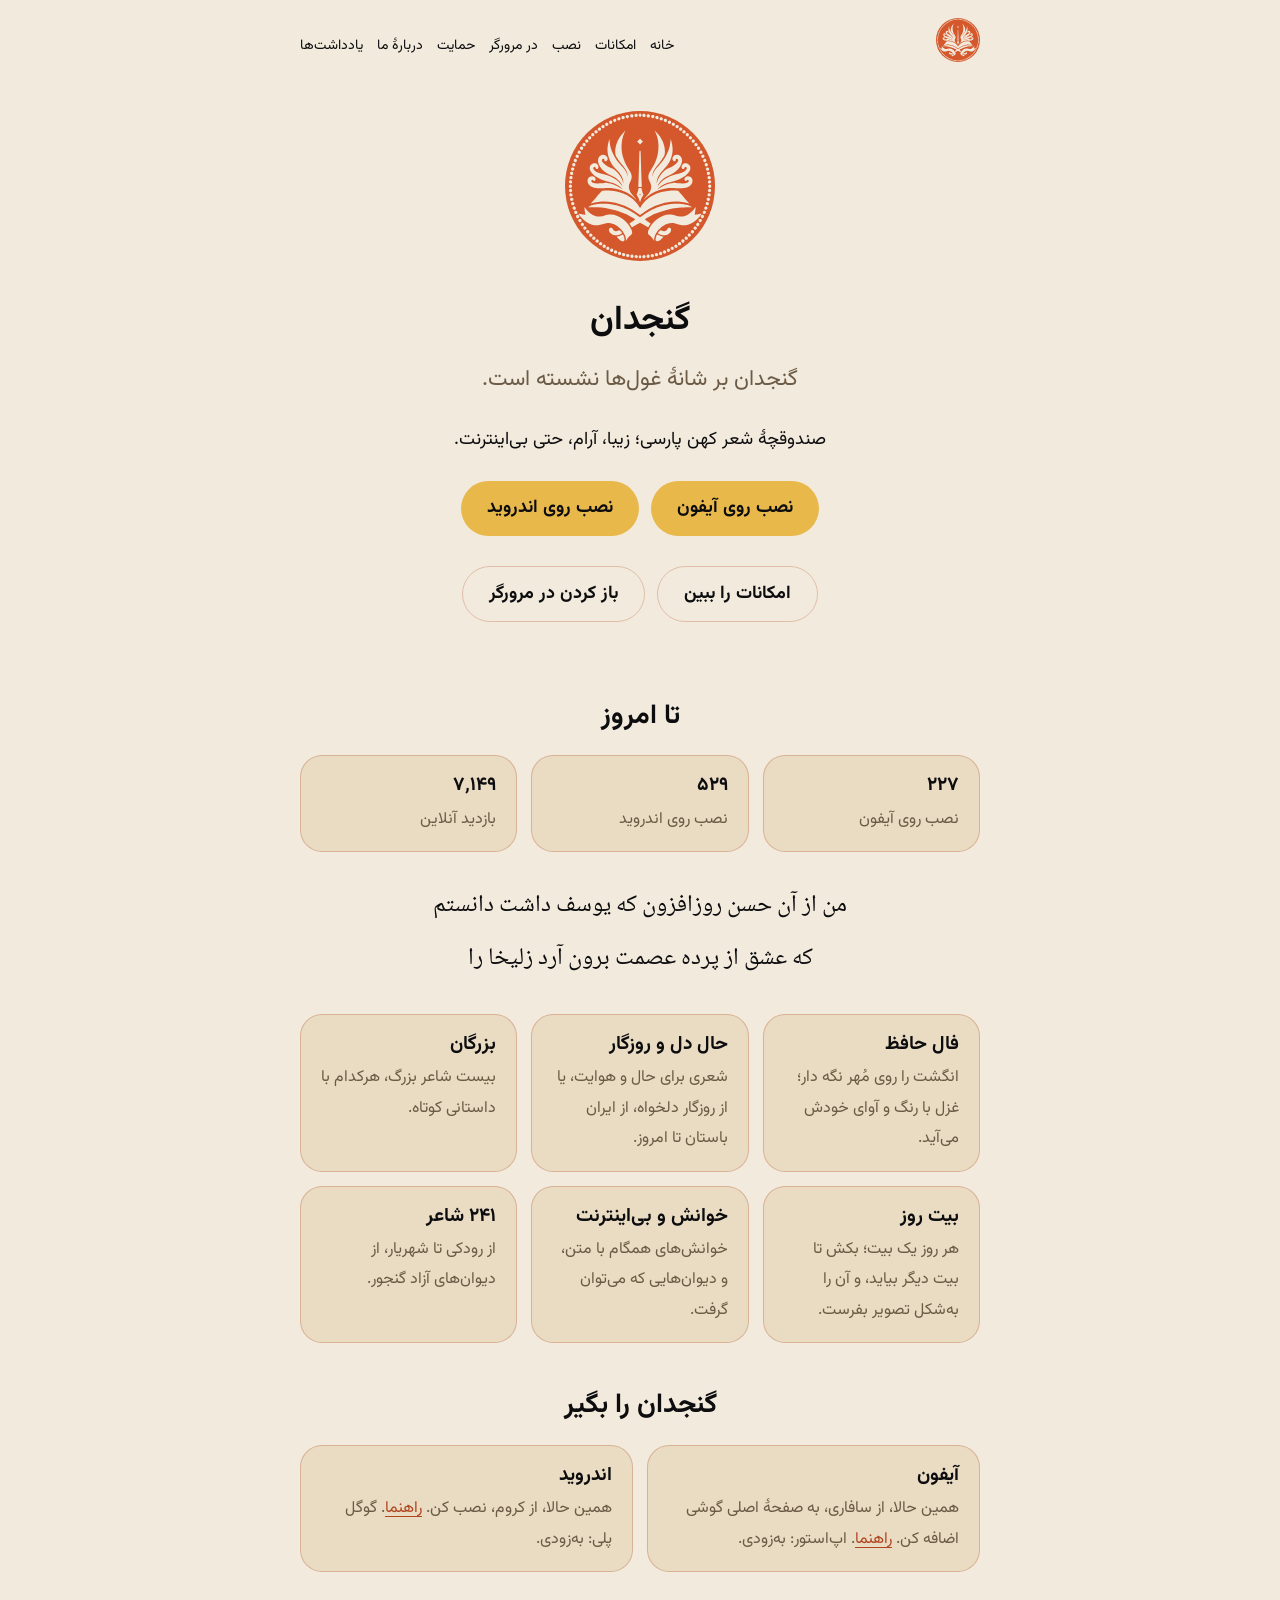
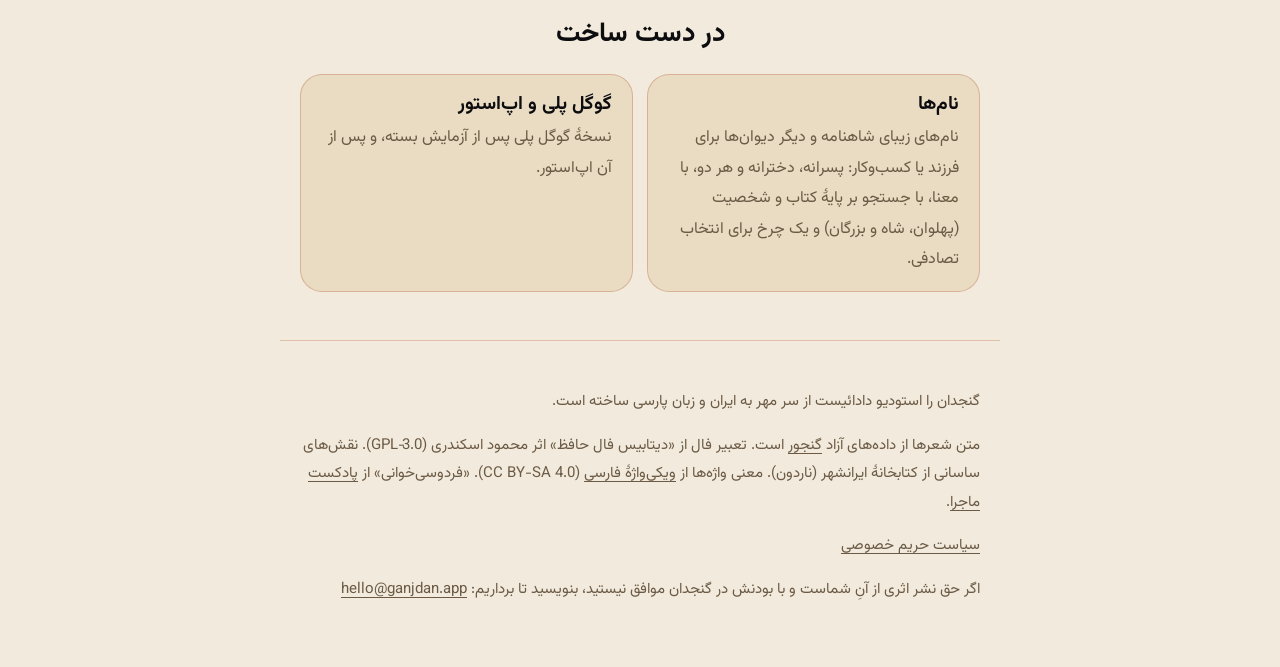
<file: index.html>
<!doctype html>
<html lang="fa" dir="rtl">
<head>
<meta charset="utf-8">
<meta name="viewport" content="width=device-width, initial-scale=1">
<title>گنجدان | صندوقچهٔ شعر کهن پارسی</title>
<meta name="description" content="صندوقچهٔ شعر کهن پارسی؛ زیبا، آرام، حتی بی‌اینترنت.">
<meta property="og:title" content="گنجدان">
<meta property="og:description" content="صندوقچهٔ شعر کهن پارسی؛ زیبا، آرام، حتی بی‌اینترنت.">
<meta property="og:image" content="https://ganjdan.app/img/icon-192.png">
<link rel="icon" href="img/icon-192.png">
<link rel="stylesheet" href="style.css">
</head>
<body>
<header>
  <a href="./" aria-label="گنجدان"><img src="img/mark.svg" alt="گنجدان"></a>
  <nav><a href="./">خانه</a><a href="features.html">امکانات</a><a href="install.html">نصب</a><a href="https://ganjdan.app/ganjdan-web/">در مرورگر</a><a href="support.html">حمایت</a><a href="about.html">دربارهٔ ما</a><a href="blog/">یادداشت‌ها</a></nav>
</header>
<main>

<section class="hero">
  <img class="big" src="img/mark.svg" alt="">
  <h1>گنجدان</h1>
  <p class="lead">گنجدان بر شانهٔ غول‌ها نشسته است.</p>
  <p>صندوقچهٔ شعر کهن پارسی؛ زیبا، آرام، حتی بی‌اینترنت.</p>
  <p><a class="btn" href="install.html#iphone">نصب روی آیفون</a><a class="btn" href="install.html#android">نصب روی اندروید</a></p>
  <p><a class="btn ghost" href="features.html">امکانات را ببین</a><a class="btn ghost" href="https://ganjdan.app/ganjdan-web/">باز کردن در مرورگر</a></p>
</section>
<h2 id="stats" style="text-align:center">تا امروز</h2>
<div class="grid">
  <div class="card"><h3 id="st-iphone">۲۲۷</h3><p>نصب روی آیفون</p></div>
  <div class="card"><h3 id="st-android">۵۲۹</h3><p>نصب روی اندروید</p></div>
  <div class="card"><h3 id="st-online">۷٬۱۴۹</h3><p>بازدید آنلاین</p></div>
</div>
<script>
// Live, exact counts from GoatCounter. Installs: first home-screen launch per device; online: site pages + the
// web app opened in a browser (both counted by tools/deploy-web.sh and this page). A count that can't be read stays "…".
(() => {
  const gc = (p) => fetch('https://mrkamyar.goatcounter.com/counter/' + p + '.json')
    .then((r) => (r.status === 404 ? { count: '0' } : r.json()))
    .then((j) => Number(String(j.count).replace(/\D/g, '')));
  const show = (id, ...paths) => Promise.all(paths.map(gc))
    .then((ns) => { document.getElementById(id).textContent = ns.reduce((a, b) => a + b, 0).toLocaleString('fa-IR'); }, () => {});
  show('st-iphone', 'install-iphone');
  show('st-android', 'install-android'); // shortcut: Google Play installs not included, add them once the app is on Play
  show('st-online', 'site', 'app');
})();
</script>
<p class="beyt">من از آن حسن روزافزون که یوسف داشت دانستم<br>که عشق از پرده عصمت برون آرد زلیخا را</p>
<div class="grid">
  <div class="card"><h3>فال حافظ</h3><p>انگشت را روی مُهر نگه دار؛ غزل با رنگ و آوای خودش می‌آید.</p></div>
  <div class="card"><h3>حال دل و روزگار</h3><p>شعری برای حال و هوایت، یا از روزگار دلخواه، از ایران باستان تا امروز.</p></div>
  <div class="card"><h3>بزرگان</h3><p>بیست شاعر بزرگ، هرکدام با داستانی کوتاه.</p></div>
  <div class="card"><h3>بیت روز</h3><p>هر روز یک بیت؛ بکش تا بیت دیگر بیاید، و آن را به‌شکل تصویر بفرست.</p></div>
  <div class="card"><h3>خوانش و بی‌اینترنت</h3><p>خوانش‌های همگام با متن، و دیوان‌هایی که می‌توان گرفت.</p></div>
  <div class="card"><h3>۲۴۱ شاعر</h3><p>از رودکی تا شهریار، از دیوان‌های آزاد گنجور.</p></div>
</div>
<h2 id="get" style="text-align:center">گنجدان را بگیر</h2>
<div class="grid">
  <div class="card"><h3>آیفون</h3><p>همین حالا، از سافاری، به صفحهٔ اصلی گوشی اضافه کن. <a href="install.html#iphone">راهنما</a>. اپ‌استور: به‌زودی.</p></div>
  <div class="card"><h3>اندروید</h3><p>همین حالا، از کروم، نصب کن. <a href="install.html#android">راهنما</a>. گوگل پلی: به‌زودی.</p></div>
</div>
<h2 id="soon" style="text-align:center">در دست ساخت</h2>
<div class="grid">
  <div class="card"><h3>نام‌ها</h3><p>نام‌های زیبای شاهنامه و دیگر دیوان‌ها برای فرزند یا کسب‌وکار: پسرانه، دخترانه و هر دو، با معنا، با جستجو بر پایهٔ کتاب و شخصیت (پهلوان، شاه و بزرگان) و یک چرخ برای انتخاب تصادفی.</p></div>
  <div class="card"><h3>گوگل پلی و اپ‌استور</h3><p>نسخهٔ گوگل پلی پس از آزمایش بسته، و پس از آن اپ‌استور.</p></div>
</div>

</main>
<footer>
  <p>گنجدان را استودیو دادائیست از سر مهر به ایران و زبان پارسی ساخته است.</p>
  <p>متن شعرها از داده‌های آزاد <a href="https://ganjoor.net">گنجور</a> است. تعبیر فال از «دیتابیس فال حافظ» اثر محمود اسکندری (GPL‑3.0). نقش‌های ساسانی از کتابخانهٔ ایرانشهر (ناردون). معنی واژه‌ها از <a href="https://fa.wiktionary.org">ویکی‌واژهٔ فارسی</a> (CC BY-SA 4.0). «فردوسی‌خوانی» از <a href="https://majera.xyz/podcasts/ferdowsikhani/">پادکست ماجرا</a>.</p>
  <p><a href="privacy.html">سیاست حریم خصوصی</a></p>
  <p>اگر حق نشر اثری از آنِ شماست و با بودنش در گنجدان موافق نیستید، بنویسید تا برداریم: <a href="mailto:hello@ganjdan.app">hello@ganjdan.app</a></p>
</footer>
<script>window.goatcounter = { path: 'site', title: location.pathname };</script>
<script data-goatcounter="https://mrkamyar.goatcounter.com/count" async src="https://gc.zgo.at/count.js"></script>
</body>
</html>
</file>
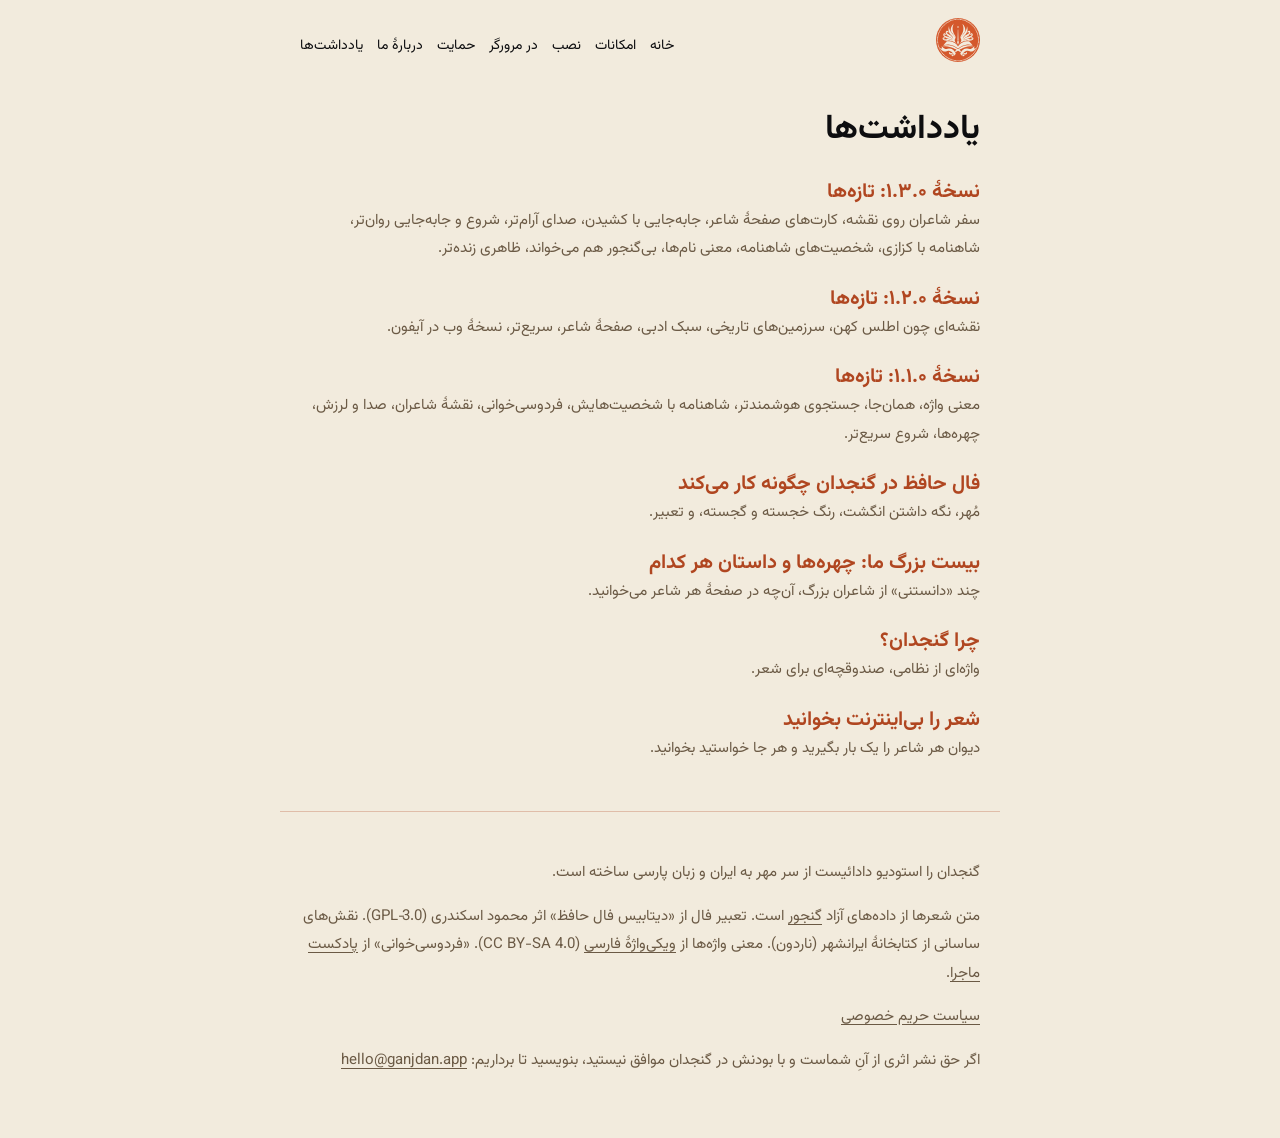
<file: blog/index.html>
<!doctype html>
<html lang="fa" dir="rtl">
<head>
<meta charset="utf-8">
<meta name="viewport" content="width=device-width, initial-scale=1">
<title>یادداشت‌ها | گنجدان</title>
<meta name="description" content="یادداشت‌های گنجدان.">
<meta property="og:title" content="یادداشت‌ها">
<meta property="og:description" content="یادداشت‌های گنجدان.">
<meta property="og:image" content="https://ganjdan.app/img/icon-192.png">
<link rel="icon" href="../img/icon-192.png">
<link rel="stylesheet" href="../style.css">
</head>
<body>
<header>
  <a href="../" aria-label="گنجدان"><img src="../img/mark.svg" alt="گنجدان"></a>
  <nav><a href="../">خانه</a><a href="../features.html">امکانات</a><a href="../install.html">نصب</a><a href="https://ganjdan.app/ganjdan-web/">در مرورگر</a><a href="../support.html">حمایت</a><a href="../about.html">دربارهٔ ما</a><a href="../blog/">یادداشت‌ها</a></nav>
</header>
<main>

<h1>یادداشت‌ها</h1>
<ul class="posts">
<li><a href="noskhe-1-3.html">نسخهٔ ۱.۳.۰: تازه‌ها</a><div class="post-meta">سفر شاعران روی نقشه، کارت‌های صفحهٔ شاعر، جابه‌جایی با کشیدن، صدای آرام‌تر، شروع و جابه‌جایی روان‌تر، شاهنامه با کزازی، شخصیت‌های شاهنامه، معنی نام‌ها، بی‌گنجور هم می‌خواند، ظاهری زنده‌تر.</div></li>
<li><a href="noskhe-1-2.html">نسخهٔ ۱.۲.۰: تازه‌ها</a><div class="post-meta">نقشه‌ای چون اطلس کهن، سرزمین‌های تاریخی، سبک ادبی، صفحهٔ شاعر، سریع‌تر، نسخهٔ وب در آیفون.</div></li>
<li><a href="noskhe-1-1.html">نسخهٔ ۱.۱.۰: تازه‌ها</a><div class="post-meta">معنی واژه، همان‌جا، جستجوی هوشمندتر، شاهنامه با شخصیت‌هایش، فردوسی‌خوانی، نقشهٔ شاعران، صدا و لرزش، چهره‌ها، شروع سریع‌تر.</div></li>
<li><a href="fal-hafez.html">فال حافظ در گنجدان چگونه کار می‌کند</a><div class="post-meta">مُهر، نگه داشتن انگشت، رنگ خجسته و گجسته، و تعبیر.</div></li>
<li><a href="bist-bozorg.html">بیست بزرگ ما: چهره‌ها و داستان هر کدام</a><div class="post-meta">چند «دانستنی» از شاعران بزرگ، آن‌چه در صفحهٔ هر شاعر می‌خوانید.</div></li>
<li><a href="chera-ganjdan.html">چرا گنجدان؟</a><div class="post-meta">واژه‌ای از نظامی، صندوقچه‌ای برای شعر.</div></li>
<li><a href="bi-internet.html">شعر را بی‌اینترنت بخوانید</a><div class="post-meta">دیوان هر شاعر را یک بار بگیرید و هر جا خواستید بخوانید.</div></li>
</ul>
</main>
<footer>
  <p>گنجدان را استودیو دادائیست از سر مهر به ایران و زبان پارسی ساخته است.</p>
  <p>متن شعرها از داده‌های آزاد <a href="https://ganjoor.net">گنجور</a> است. تعبیر فال از «دیتابیس فال حافظ» اثر محمود اسکندری (GPL‑3.0). نقش‌های ساسانی از کتابخانهٔ ایرانشهر (ناردون). معنی واژه‌ها از <a href="https://fa.wiktionary.org">ویکی‌واژهٔ فارسی</a> (CC BY-SA 4.0). «فردوسی‌خوانی» از <a href="https://majera.xyz/podcasts/ferdowsikhani/">پادکست ماجرا</a>.</p>
  <p><a href="../privacy.html">سیاست حریم خصوصی</a></p>
  <p>اگر حق نشر اثری از آنِ شماست و با بودنش در گنجدان موافق نیستید، بنویسید تا برداریم: <a href="mailto:hello@ganjdan.app">hello@ganjdan.app</a></p>
</footer>
<script>window.goatcounter = { path: 'site', title: location.pathname };</script>
<script data-goatcounter="https://mrkamyar.goatcounter.com/count" async src="https://gc.zgo.at/count.js"></script>
</body>
</html>
</file>
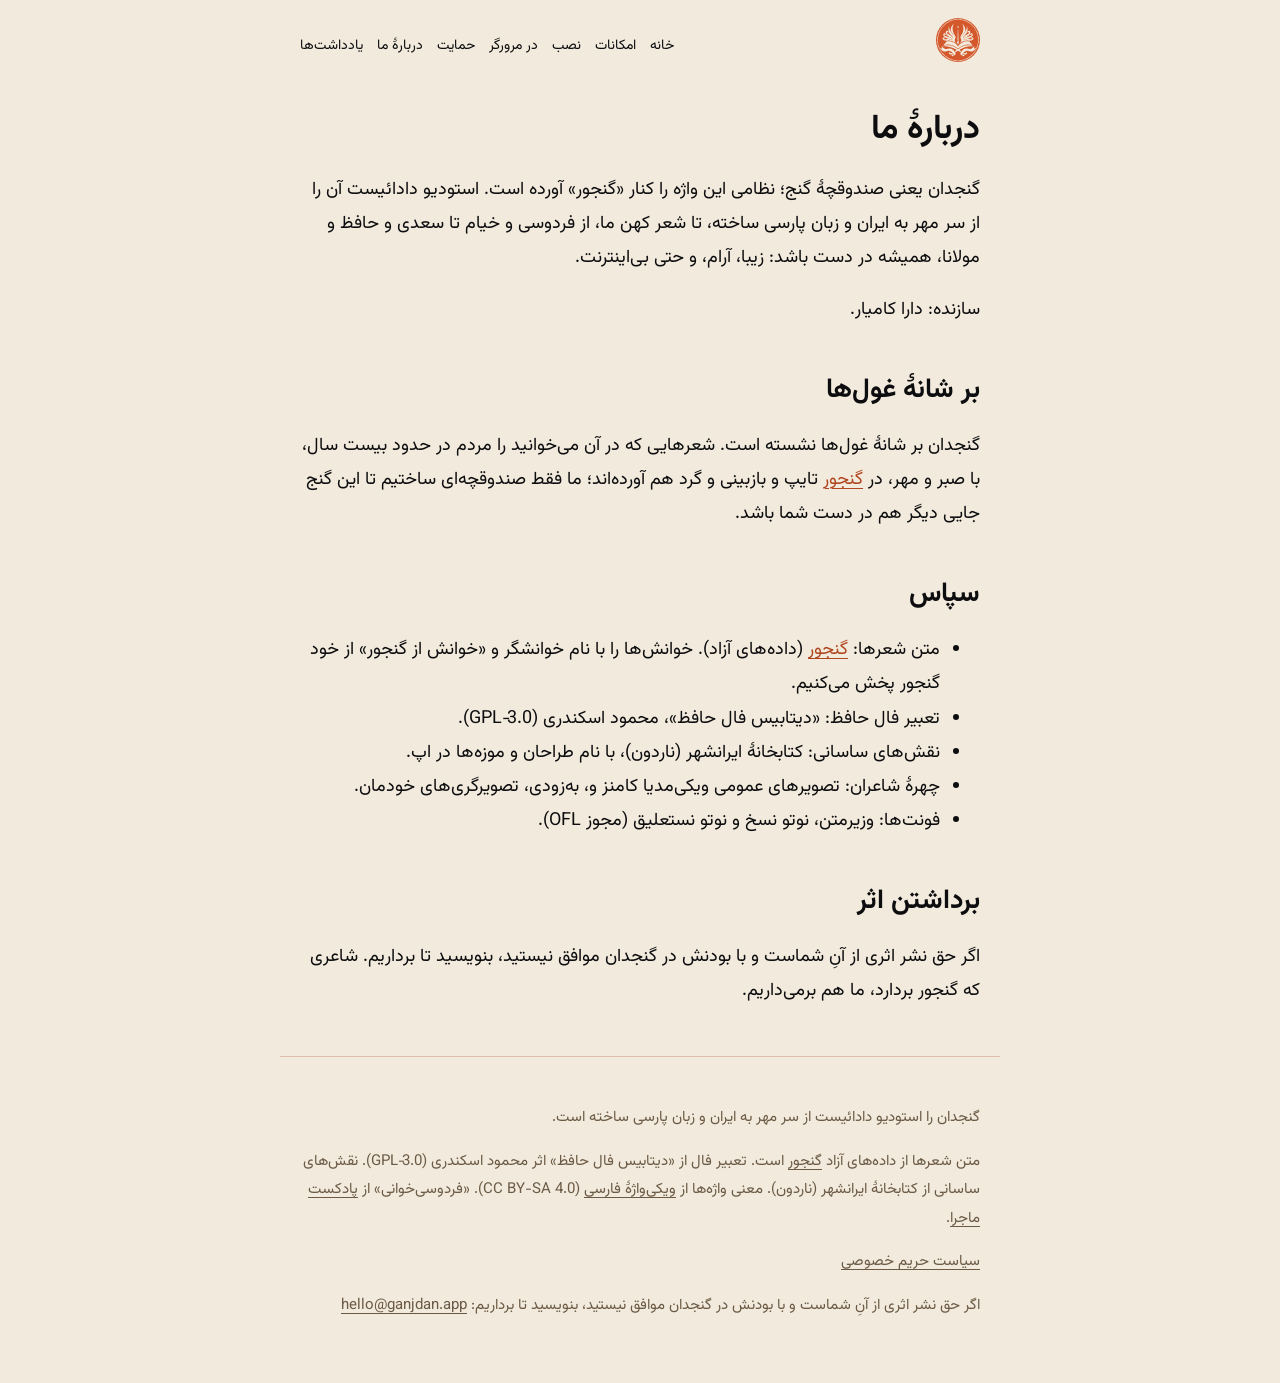
<file: about.html>
<!doctype html>
<html lang="fa" dir="rtl">
<head>
<meta charset="utf-8">
<meta name="viewport" content="width=device-width, initial-scale=1">
<title>دربارهٔ ما | گنجدان</title>
<meta name="description" content="گنجدان را استودیو دادائیست از سر مهر به ایران ساخته است.">
<meta property="og:title" content="دربارهٔ ما">
<meta property="og:description" content="گنجدان را استودیو دادائیست از سر مهر به ایران ساخته است.">
<meta property="og:image" content="https://ganjdan.app/img/icon-192.png">
<link rel="icon" href="img/icon-192.png">
<link rel="stylesheet" href="style.css">
</head>
<body>
<header>
  <a href="./" aria-label="گنجدان"><img src="img/mark.svg" alt="گنجدان"></a>
  <nav><a href="./">خانه</a><a href="features.html">امکانات</a><a href="install.html">نصب</a><a href="https://ganjdan.app/ganjdan-web/">در مرورگر</a><a href="support.html">حمایت</a><a href="about.html">دربارهٔ ما</a><a href="blog/">یادداشت‌ها</a></nav>
</header>
<main>

<h1>دربارهٔ ما</h1>
<p>گنجدان یعنی صندوقچهٔ گنج؛ نظامی این واژه را کنار «گنجور» آورده است. استودیو دادائیست آن را از سر مهر به ایران و زبان پارسی ساخته، تا شعر کهن ما، از فردوسی و خیام تا سعدی و حافظ و مولانا، همیشه در دست باشد: زیبا، آرام، و حتی بی‌اینترنت.</p>
<p>سازنده: دارا کامیار.</p>
<h2>بر شانهٔ غول‌ها</h2>
<p>گنجدان بر شانهٔ غول‌ها نشسته است. شعرهایی که در آن می‌خوانید را مردم در حدود بیست سال، با صبر و مهر، در <a href="https://ganjoor.net">گنجور</a> تایپ و بازبینی و گرد هم آورده‌اند؛ ما فقط صندوقچه‌ای ساختیم تا این گنج جایی دیگر هم در دست شما باشد.</p>
<h2>سپاس</h2>
<ul>
<li>متن شعرها: <a href="https://ganjoor.net">گنجور</a> (داده‌های آزاد). خوانش‌ها را با نام خوانشگر و «خوانش از گنجور» از خود گنجور پخش می‌کنیم.</li>
<li>تعبیر فال حافظ: «دیتابیس فال حافظ»، محمود اسکندری (GPL‑3.0).</li>
<li>نقش‌های ساسانی: کتابخانهٔ ایرانشهر (ناردون)، با نام طراحان و موزه‌ها در اپ.</li>
<li>چهرهٔ شاعران: تصویرهای عمومی ویکی‌مدیا کامنز و، به‌زودی، تصویرگری‌های خودمان.</li>
<li>فونت‌ها: وزیرمتن، نوتو نسخ و نوتو نستعلیق (مجوز OFL).</li>
</ul>
<h2>برداشتن اثر</h2>
<p>اگر حق نشر اثری از آنِ شماست و با بودنش در گنجدان موافق نیستید، بنویسید تا برداریم. شاعری که گنجور بردارد، ما هم برمی‌داریم.</p>
</main>
<footer>
  <p>گنجدان را استودیو دادائیست از سر مهر به ایران و زبان پارسی ساخته است.</p>
  <p>متن شعرها از داده‌های آزاد <a href="https://ganjoor.net">گنجور</a> است. تعبیر فال از «دیتابیس فال حافظ» اثر محمود اسکندری (GPL‑3.0). نقش‌های ساسانی از کتابخانهٔ ایرانشهر (ناردون). معنی واژه‌ها از <a href="https://fa.wiktionary.org">ویکی‌واژهٔ فارسی</a> (CC BY-SA 4.0). «فردوسی‌خوانی» از <a href="https://majera.xyz/podcasts/ferdowsikhani/">پادکست ماجرا</a>.</p>
  <p><a href="privacy.html">سیاست حریم خصوصی</a></p>
  <p>اگر حق نشر اثری از آنِ شماست و با بودنش در گنجدان موافق نیستید، بنویسید تا برداریم: <a href="mailto:hello@ganjdan.app">hello@ganjdan.app</a></p>
</footer>
<script>window.goatcounter = { path: 'site', title: location.pathname };</script>
<script data-goatcounter="https://mrkamyar.goatcounter.com/count" async src="https://gc.zgo.at/count.js"></script>
</body>
</html>
</file>
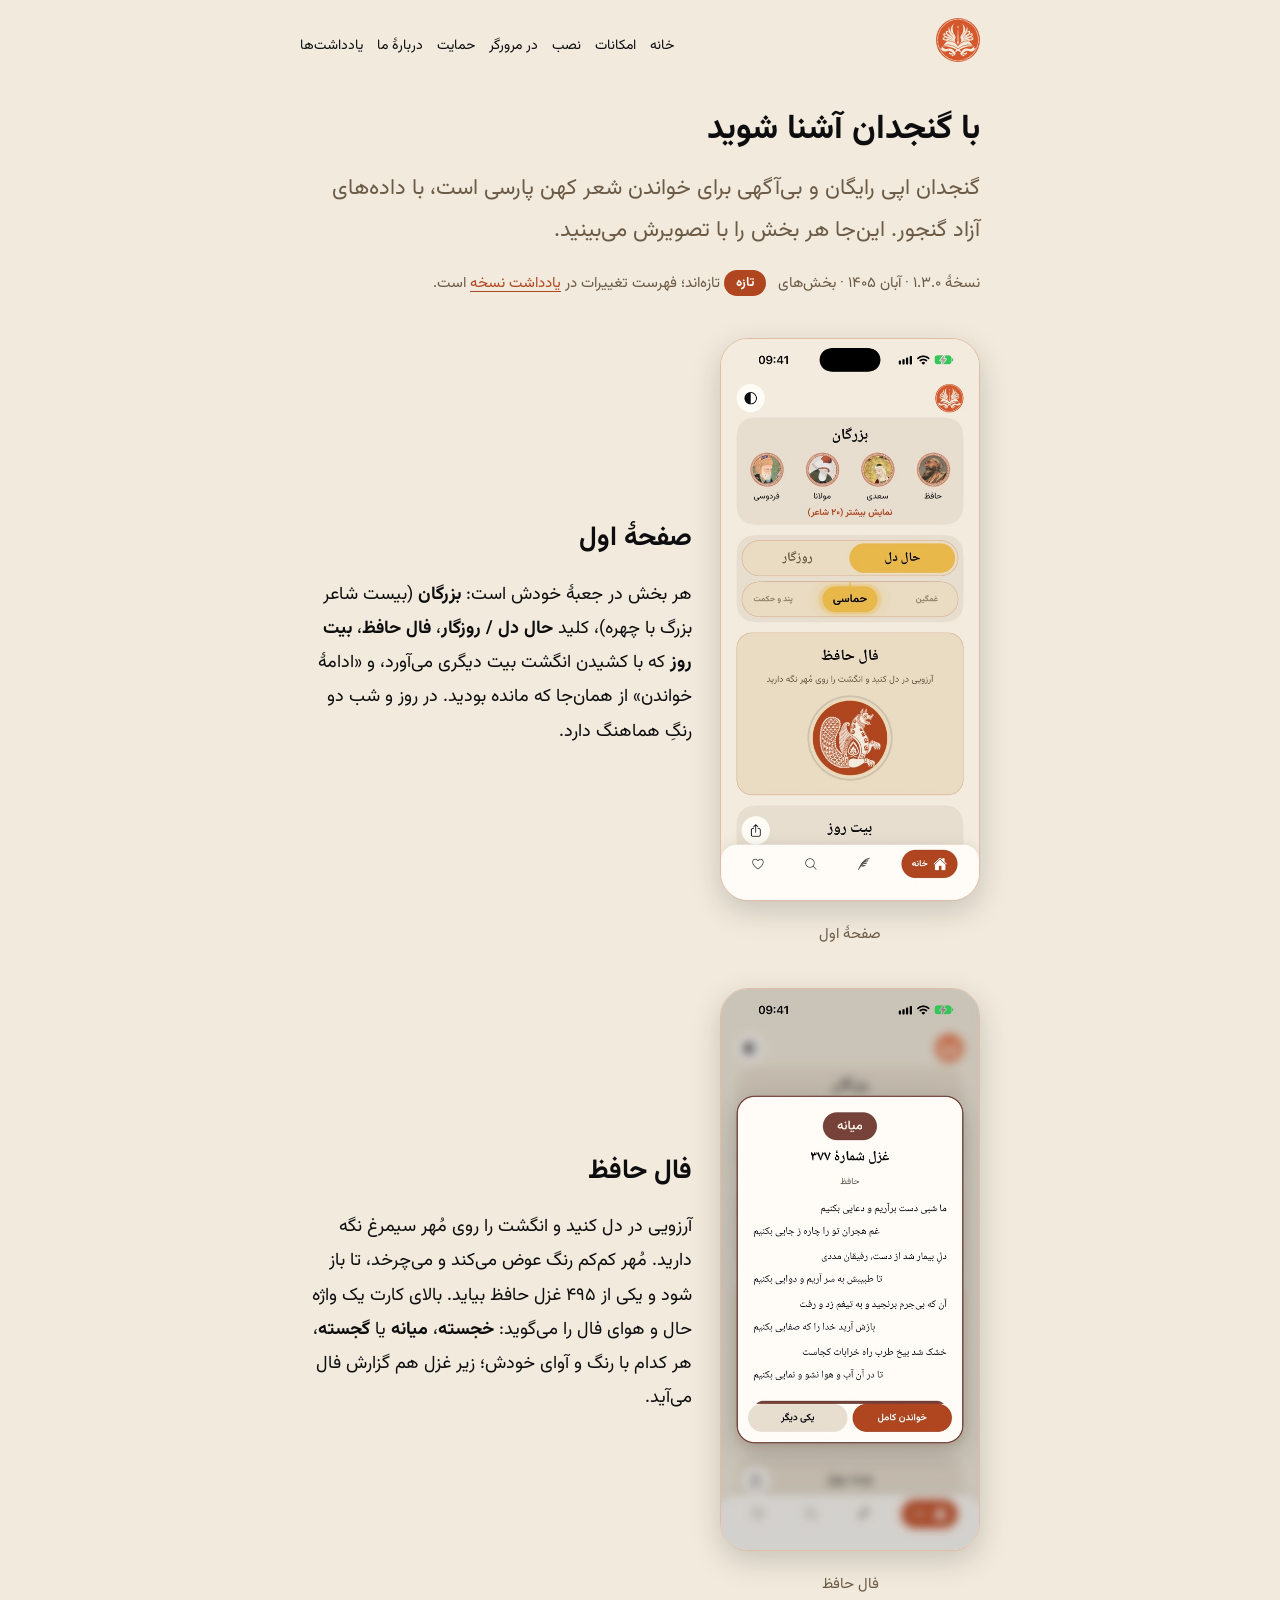
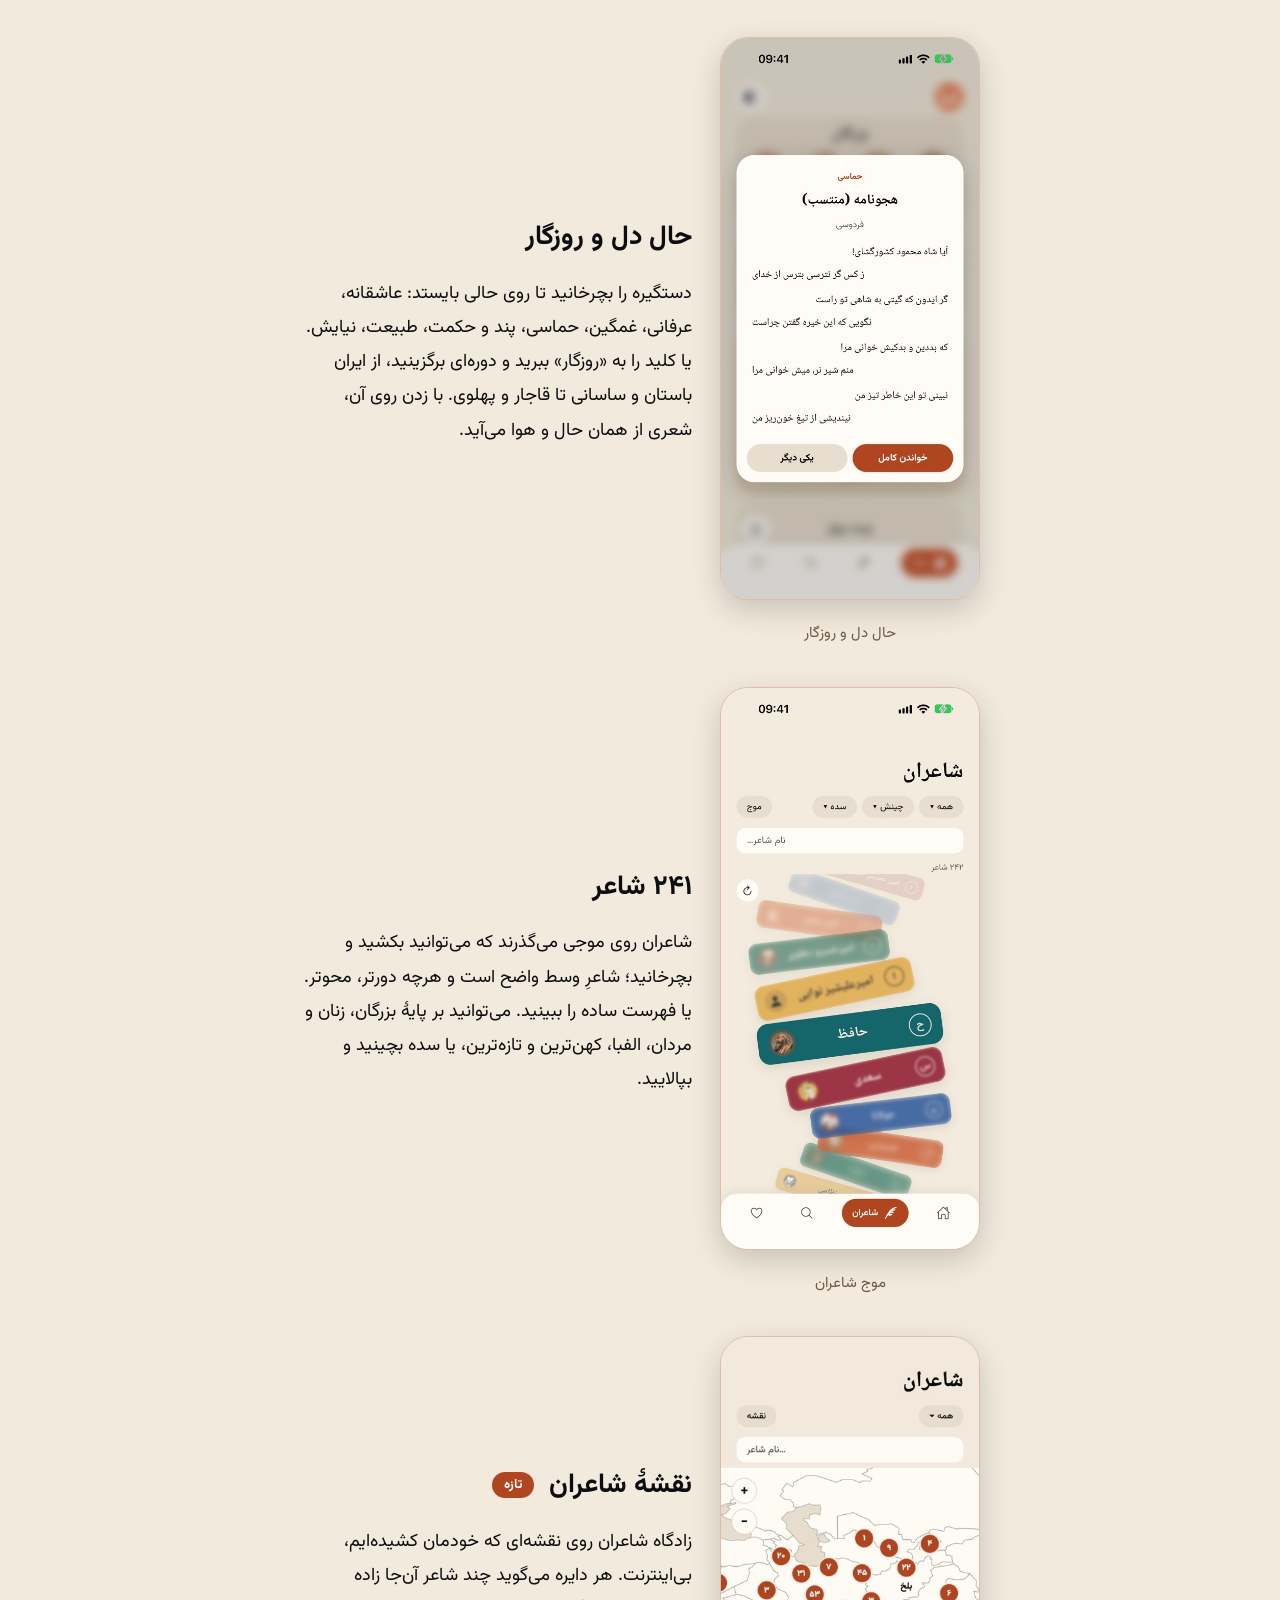
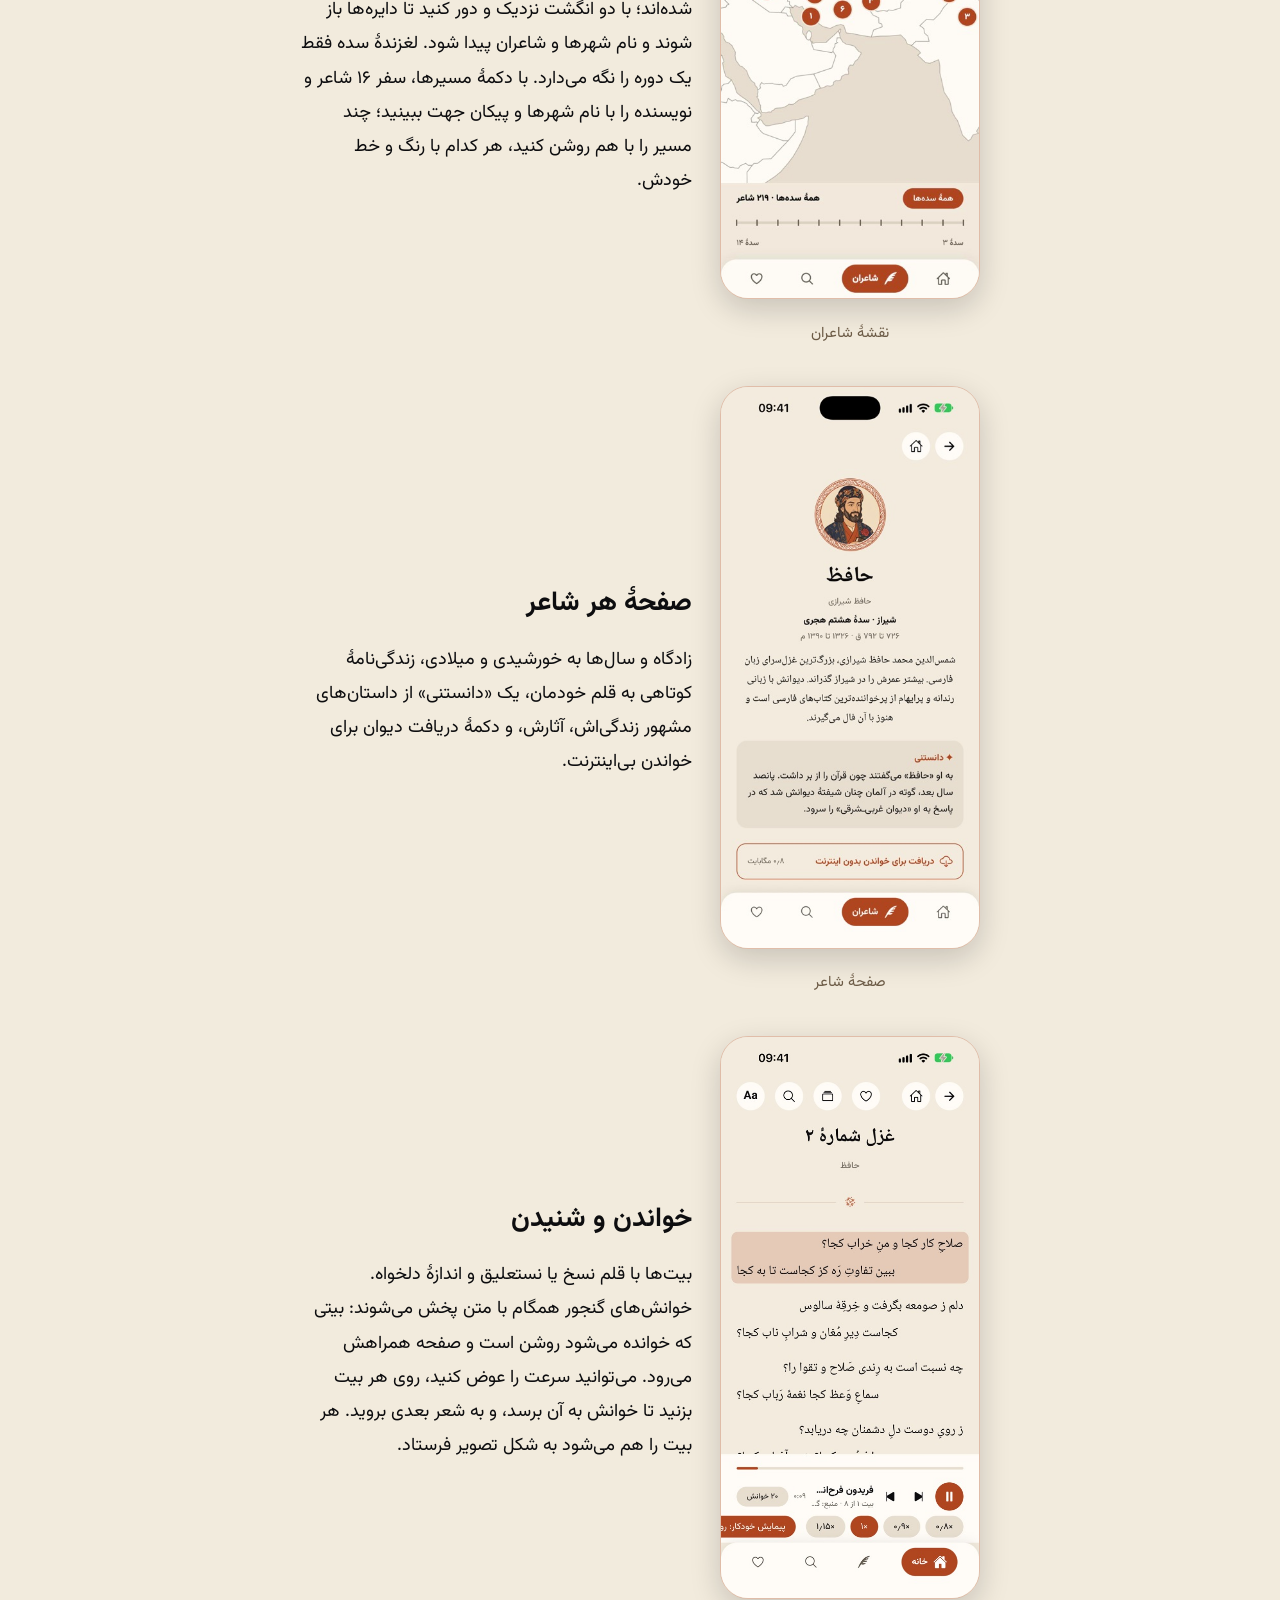
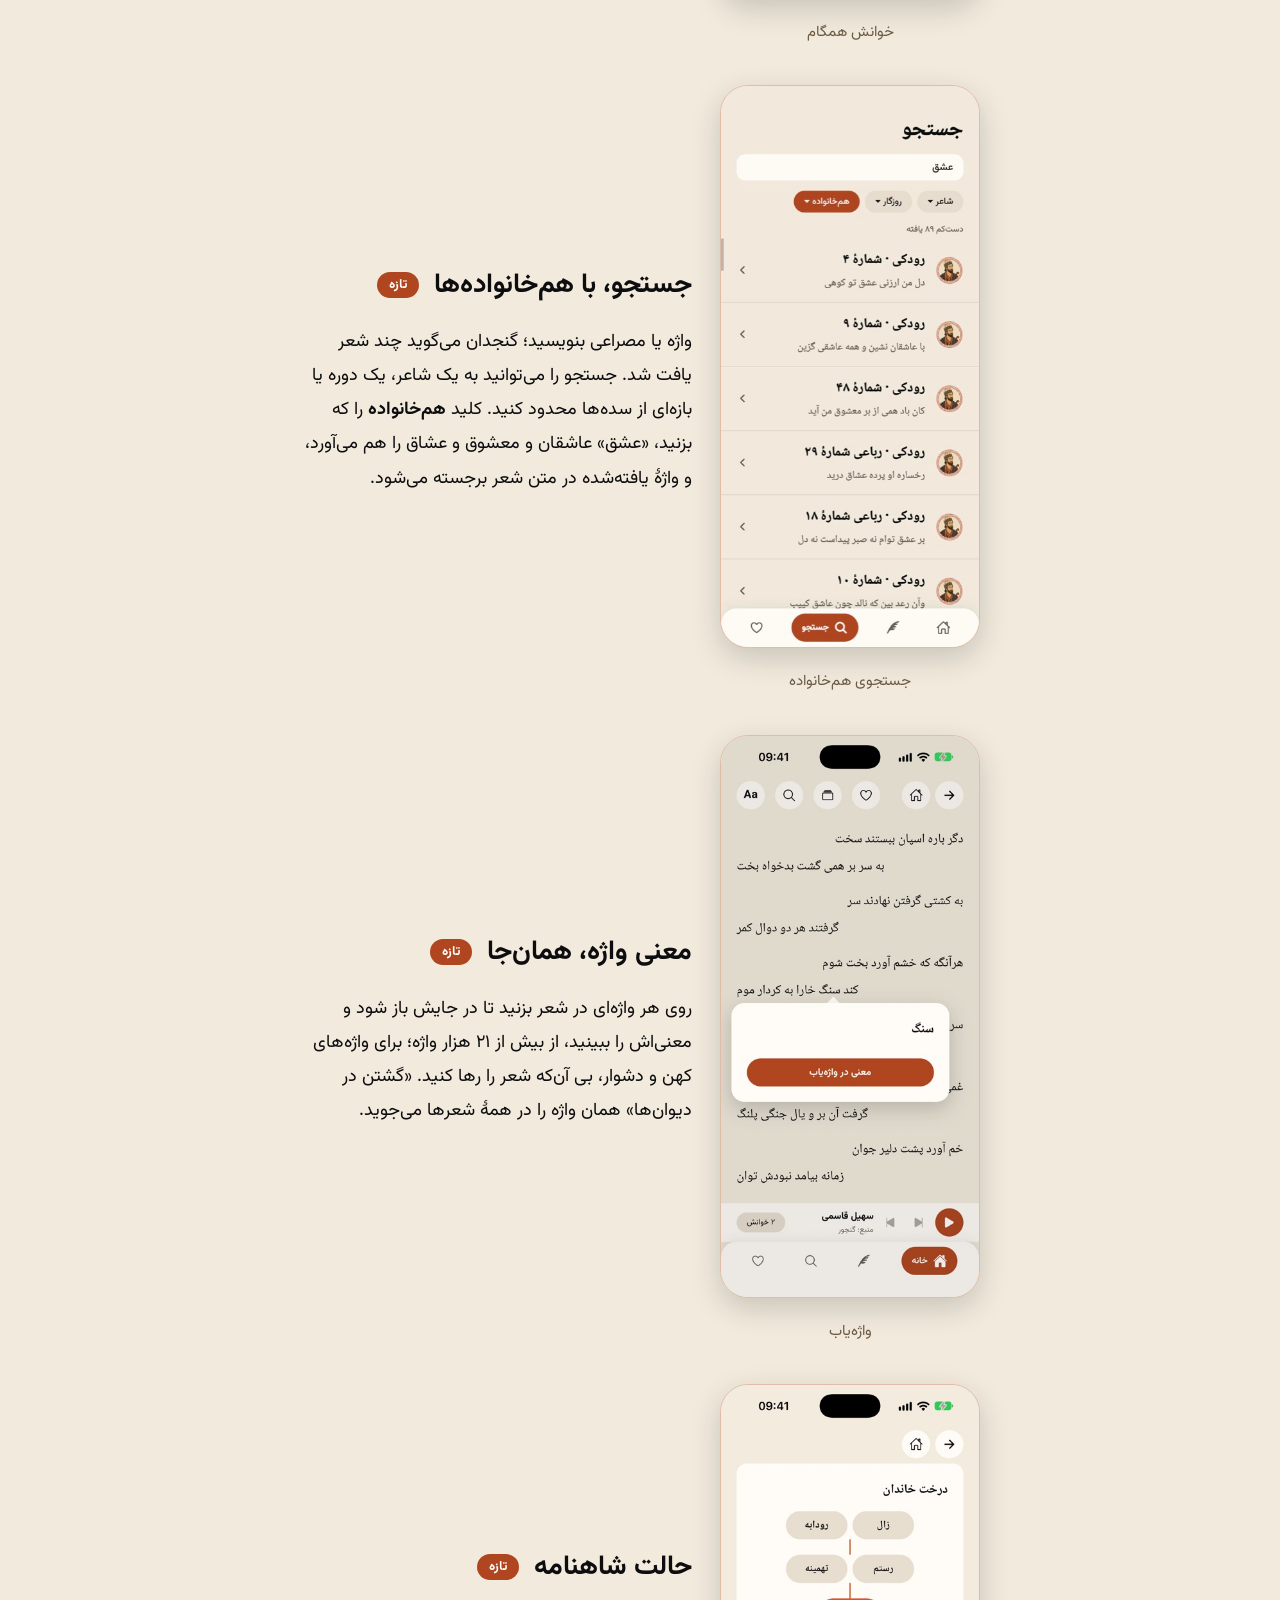
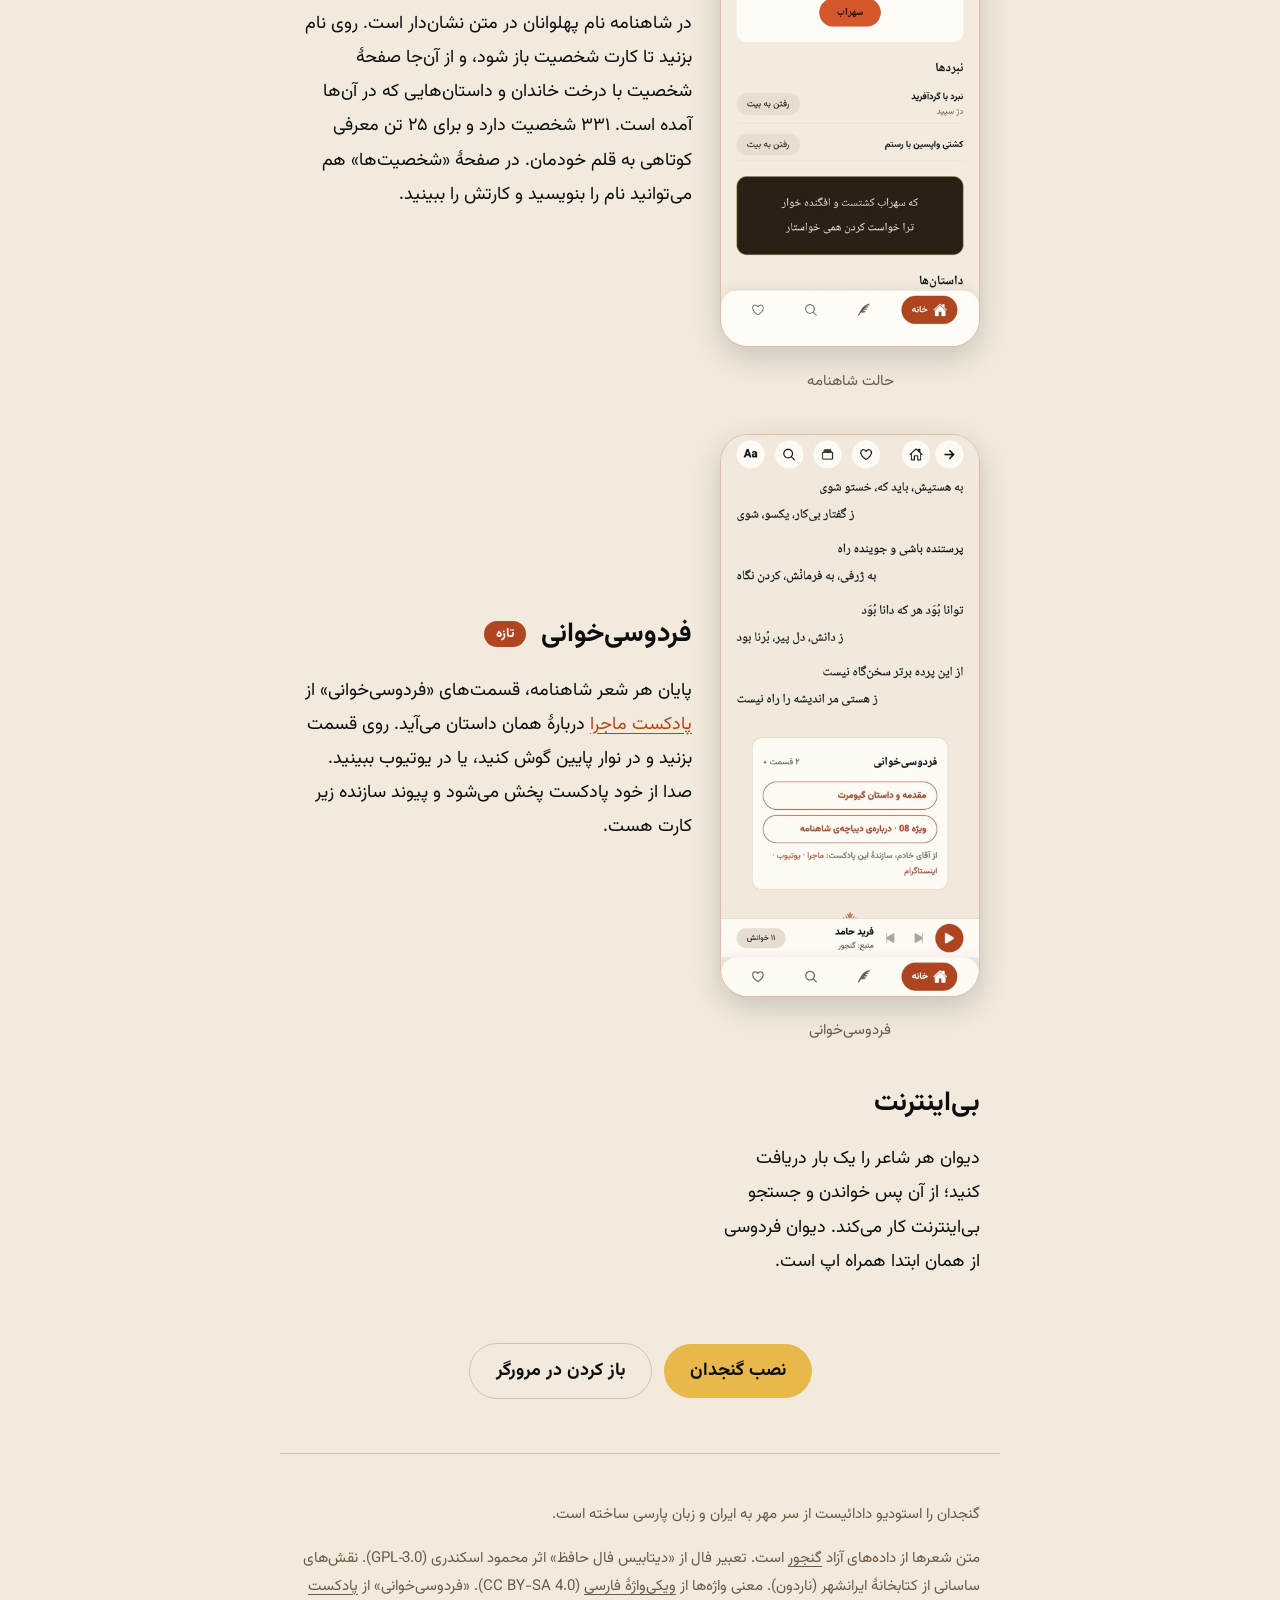
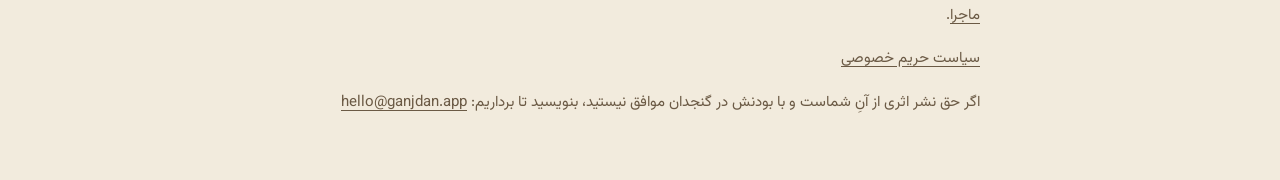
<file: features.html>
<!doctype html>
<html lang="fa" dir="rtl">
<head>
<meta charset="utf-8">
<meta name="viewport" content="width=device-width, initial-scale=1">
<title>امکانات گنجدان | گنجدان</title>
<meta name="description" content="گنجدان چه دارد: فال حافظ، حال دل و روزگار، بزرگان، خوانش همگام، جستجوی هم‌خانواده، واژه‌یاب، حالت شاهنامه و خواندن بی‌اینترنت.">
<meta property="og:title" content="امکانات گنجدان">
<meta property="og:description" content="گنجدان چه دارد: فال حافظ، حال دل و روزگار، بزرگان، خوانش همگام، جستجوی هم‌خانواده، واژه‌یاب، حالت شاهنامه و خواندن بی‌اینترنت.">
<meta property="og:image" content="https://ganjdan.app/img/icon-192.png">
<link rel="icon" href="img/icon-192.png">
<link rel="stylesheet" href="style.css">
</head>
<body>
<header>
  <a href="./" aria-label="گنجدان"><img src="img/mark.svg" alt="گنجدان"></a>
  <nav><a href="./">خانه</a><a href="features.html">امکانات</a><a href="install.html">نصب</a><a href="https://ganjdan.app/ganjdan-web/">در مرورگر</a><a href="support.html">حمایت</a><a href="about.html">دربارهٔ ما</a><a href="blog/">یادداشت‌ها</a></nav>
</header>
<main>

<h1>با گنجدان آشنا شوید</h1>
<p class="lead">گنجدان اپی رایگان و بی‌آگهی برای خواندن شعر کهن پارسی است، با داده‌های آزاد گنجور. این‌جا هر بخش را با تصویرش می‌بینید.</p>
<p class="post-meta">نسخهٔ ۱.۳.۰ · آبان ۱۴۰۵ · بخش‌های <span class="badge">تازه</span> تازه‌اند؛ فهرست تغییرات در <a href="blog/noskhe-1-3.html">یادداشت نسخه</a> است.</p>

<section class="feature"><figure class="shot"><img src="img/shots/home.jpg" alt="صفحهٔ اول" loading="lazy" width="402" height="874"><figcaption>صفحهٔ اول</figcaption></figure><div>
<h2>صفحهٔ اول</h2>
<p>هر بخش در جعبهٔ خودش است: <strong>بزرگان</strong> (بیست شاعر بزرگ با چهره)، کلید <strong>حال دل / روزگار</strong>، <strong>فال حافظ</strong>، <strong>بیت روز</strong> که با کشیدن انگشت بیت دیگری می‌آورد، و «ادامهٔ خواندن» از همان‌جا که مانده بودید. در روز و شب دو رنگِ هماهنگ دارد.</p>
</div></section>

<section class="feature"><figure class="shot"><img src="img/shots/fal.jpg" alt="فال حافظ" loading="lazy" width="402" height="874"><figcaption>فال حافظ</figcaption></figure><div>
<h2>فال حافظ</h2>
<p>آرزویی در دل کنید و انگشت را روی مُهر سیمرغ نگه دارید. مُهر کم‌کم رنگ عوض می‌کند و می‌چرخد، تا باز شود و یکی از ۴۹۵ غزل حافظ بیاید. بالای کارت یک واژه حال و هوای فال را می‌گوید: <strong>خجسته</strong>، <strong>میانه</strong> یا <strong>گجسته</strong>، هر کدام با رنگ و آوای خودش؛ زیر غزل هم گزارش فال می‌آید.</p>
</div></section>

<section class="feature"><figure class="shot"><img src="img/shots/mood.jpg" alt="حال دل و روزگار" loading="lazy" width="402" height="874"><figcaption>حال دل و روزگار</figcaption></figure><div>
<h2>حال دل و روزگار</h2>
<p>دستگیره را بچرخانید تا روی حالی بایستد: عاشقانه، عرفانی، غمگین، حماسی، پند و حکمت، طبیعت، نیایش. یا کلید را به «روزگار» ببرید و دوره‌ای برگزینید، از ایران باستان و ساسانی تا قاجار و پهلوی. با زدن روی آن، شعری از همان حال و هوا می‌آید.</p>
</div></section>

<section class="feature"><figure class="shot"><img src="img/shots/poets.jpg" alt="موج شاعران" loading="lazy" width="402" height="874"><figcaption>موج شاعران</figcaption></figure><div>
<h2>۲۴۱ شاعر</h2>
<p>شاعران روی موجی می‌گذرند که می‌توانید بکشید و بچرخانید؛ شاعرِ وسط واضح است و هرچه دورتر، محوتر. یا فهرست ساده را ببینید. می‌توانید بر پایهٔ بزرگان، زنان و مردان، الفبا، کهن‌ترین و تازه‌ترین، یا سده بچینید و بپالایید.</p>
</div></section>

<section class="feature"><figure class="shot"><img src="img/shots/map.jpg" alt="نقشهٔ شاعران" loading="lazy" width="402" height="874"><figcaption>نقشهٔ شاعران</figcaption></figure><div>
<h2>نقشهٔ شاعران <span class="badge">تازه</span></h2>
<p>زادگاه شاعران روی نقشه‌ای که خودمان کشیده‌ایم، بی‌اینترنت. هر دایره می‌گوید چند شاعر آن‌جا زاده شده‌اند؛ با دو انگشت نزدیک و دور کنید تا دایره‌ها باز شوند و نام شهرها و شاعران پیدا شود. لغزندهٔ سده فقط یک دوره را نگه می‌دارد. با دکمهٔ مسیرها، سفر ۱۶ شاعر و نویسنده را با نام شهرها و پیکان جهت ببینید؛ چند مسیر را با هم روشن کنید، هر کدام با رنگ و خط خودش.</p>
</div></section>

<section class="feature"><figure class="shot"><img src="img/shots/poet.jpg" alt="صفحهٔ شاعر" loading="lazy" width="402" height="874"><figcaption>صفحهٔ شاعر</figcaption></figure><div>
<h2>صفحهٔ هر شاعر</h2>
<p>زادگاه و سال‌ها به خورشیدی و میلادی، زندگی‌نامهٔ کوتاهی به قلم خودمان، یک «دانستنی» از داستان‌های مشهور زندگی‌اش، آثارش، و دکمهٔ دریافت دیوان برای خواندن بی‌اینترنت.</p>
</div></section>

<section class="feature"><figure class="shot"><img src="img/shots/reader.jpg" alt="خوانش همگام" loading="lazy" width="402" height="874"><figcaption>خوانش همگام</figcaption></figure><div>
<h2>خواندن و شنیدن</h2>
<p>بیت‌ها با قلم نسخ یا نستعلیق و اندازهٔ دلخواه. خوانش‌های گنجور همگام با متن پخش می‌شوند: بیتی که خوانده می‌شود روشن است و صفحه همراهش می‌رود. می‌توانید سرعت را عوض کنید، روی هر بیت بزنید تا خوانش به آن برسد، و به شعر بعدی بروید. هر بیت را هم می‌شود به شکل تصویر فرستاد.</p>
</div></section>

<section class="feature"><figure class="shot"><img src="img/shots/search-family.jpg" alt="جستجوی هم‌خانواده" loading="lazy" width="402" height="874"><figcaption>جستجوی هم‌خانواده</figcaption></figure><div>
<h2>جستجو، با هم‌خانواده‌ها <span class="badge">تازه</span></h2>
<p>واژه یا مصراعی بنویسید؛ گنجدان می‌گوید چند شعر یافت شد. جستجو را می‌توانید به یک شاعر، یک دوره یا بازه‌ای از سده‌ها محدود کنید. کلید <strong>هم‌خانواده</strong> را که بزنید، «عشق» عاشقان و معشوق و عشاق را هم می‌آورد، و واژهٔ یافته‌شده در متن شعر برجسته می‌شود.</p>
</div></section>

<section class="feature"><figure class="shot"><img src="img/shots/word.jpg" alt="واژه‌یاب" loading="lazy" width="402" height="874"><figcaption>واژه‌یاب</figcaption></figure><div>
<h2>معنی واژه، همان‌جا <span class="badge">تازه</span></h2>
<p>روی هر واژه‌ای در شعر بزنید تا در جایش باز شود و معنی‌اش را ببینید، از بیش از ۲۱ هزار واژه؛ برای واژه‌های کهن و دشوار، بی آن‌که شعر را رها کنید. «گشتن در دیوان‌ها» همان واژه را در همهٔ شعرها می‌جوید.</p>
</div></section>

<section class="feature"><figure class="shot"><img src="img/shots/shahnameh.jpg" alt="حالت شاهنامه" loading="lazy" width="402" height="874"><figcaption>حالت شاهنامه</figcaption></figure><div>
<h2>حالت شاهنامه <span class="badge">تازه</span></h2>
<p>در شاهنامه نام پهلوانان در متن نشان‌دار است. روی نام بزنید تا کارت شخصیت باز شود، و از آن‌جا صفحهٔ شخصیت با درخت خاندان و داستان‌هایی که در آن‌ها آمده است. ۳۳۱ شخصیت دارد و برای ۲۵ تن معرفی کوتاهی به قلم خودمان. در صفحهٔ «شخصیت‌ها» هم می‌توانید نام را بنویسید و کارتش را ببینید.</p>
</div></section>

<section class="feature"><figure class="shot"><img src="img/shots/ferdowsikhani.jpg" alt="فردوسی‌خوانی" loading="lazy" width="402" height="874"><figcaption>فردوسی‌خوانی</figcaption></figure><div>
<h2>فردوسی‌خوانی <span class="badge">تازه</span></h2>
<p>پایان هر شعر شاهنامه، قسمت‌های «فردوسی‌خوانی» از <a href="https://majera.xyz/podcasts/ferdowsikhani/">پادکست ماجرا</a> دربارهٔ همان داستان می‌آید. روی قسمت بزنید و در نوار پایین گوش کنید، یا در یوتیوب ببینید. صدا از خود پادکست پخش می‌شود و پیوند سازنده زیر کارت هست.</p>
</div></section>

<section class="feature"><div>
<h2>بی‌اینترنت</h2>
<p>دیوان هر شاعر را یک بار دریافت کنید؛ از آن پس خواندن و جستجو بی‌اینترنت کار می‌کند. دیوان فردوسی از همان ابتدا همراه اپ است.</p>
</div></section>

<p style="text-align:center"><a class="btn" href="install.html">نصب گنجدان</a><a class="btn ghost" href="https://ganjdan.app/ganjdan-web/">باز کردن در مرورگر</a></p>
</main>
<footer>
  <p>گنجدان را استودیو دادائیست از سر مهر به ایران و زبان پارسی ساخته است.</p>
  <p>متن شعرها از داده‌های آزاد <a href="https://ganjoor.net">گنجور</a> است. تعبیر فال از «دیتابیس فال حافظ» اثر محمود اسکندری (GPL‑3.0). نقش‌های ساسانی از کتابخانهٔ ایرانشهر (ناردون). معنی واژه‌ها از <a href="https://fa.wiktionary.org">ویکی‌واژهٔ فارسی</a> (CC BY-SA 4.0). «فردوسی‌خوانی» از <a href="https://majera.xyz/podcasts/ferdowsikhani/">پادکست ماجرا</a>.</p>
  <p><a href="privacy.html">سیاست حریم خصوصی</a></p>
  <p>اگر حق نشر اثری از آنِ شماست و با بودنش در گنجدان موافق نیستید، بنویسید تا برداریم: <a href="mailto:hello@ganjdan.app">hello@ganjdan.app</a></p>
</footer>
<script>window.goatcounter = { path: 'site', title: location.pathname };</script>
<script data-goatcounter="https://mrkamyar.goatcounter.com/count" async src="https://gc.zgo.at/count.js"></script>
</body>
</html>
</file>
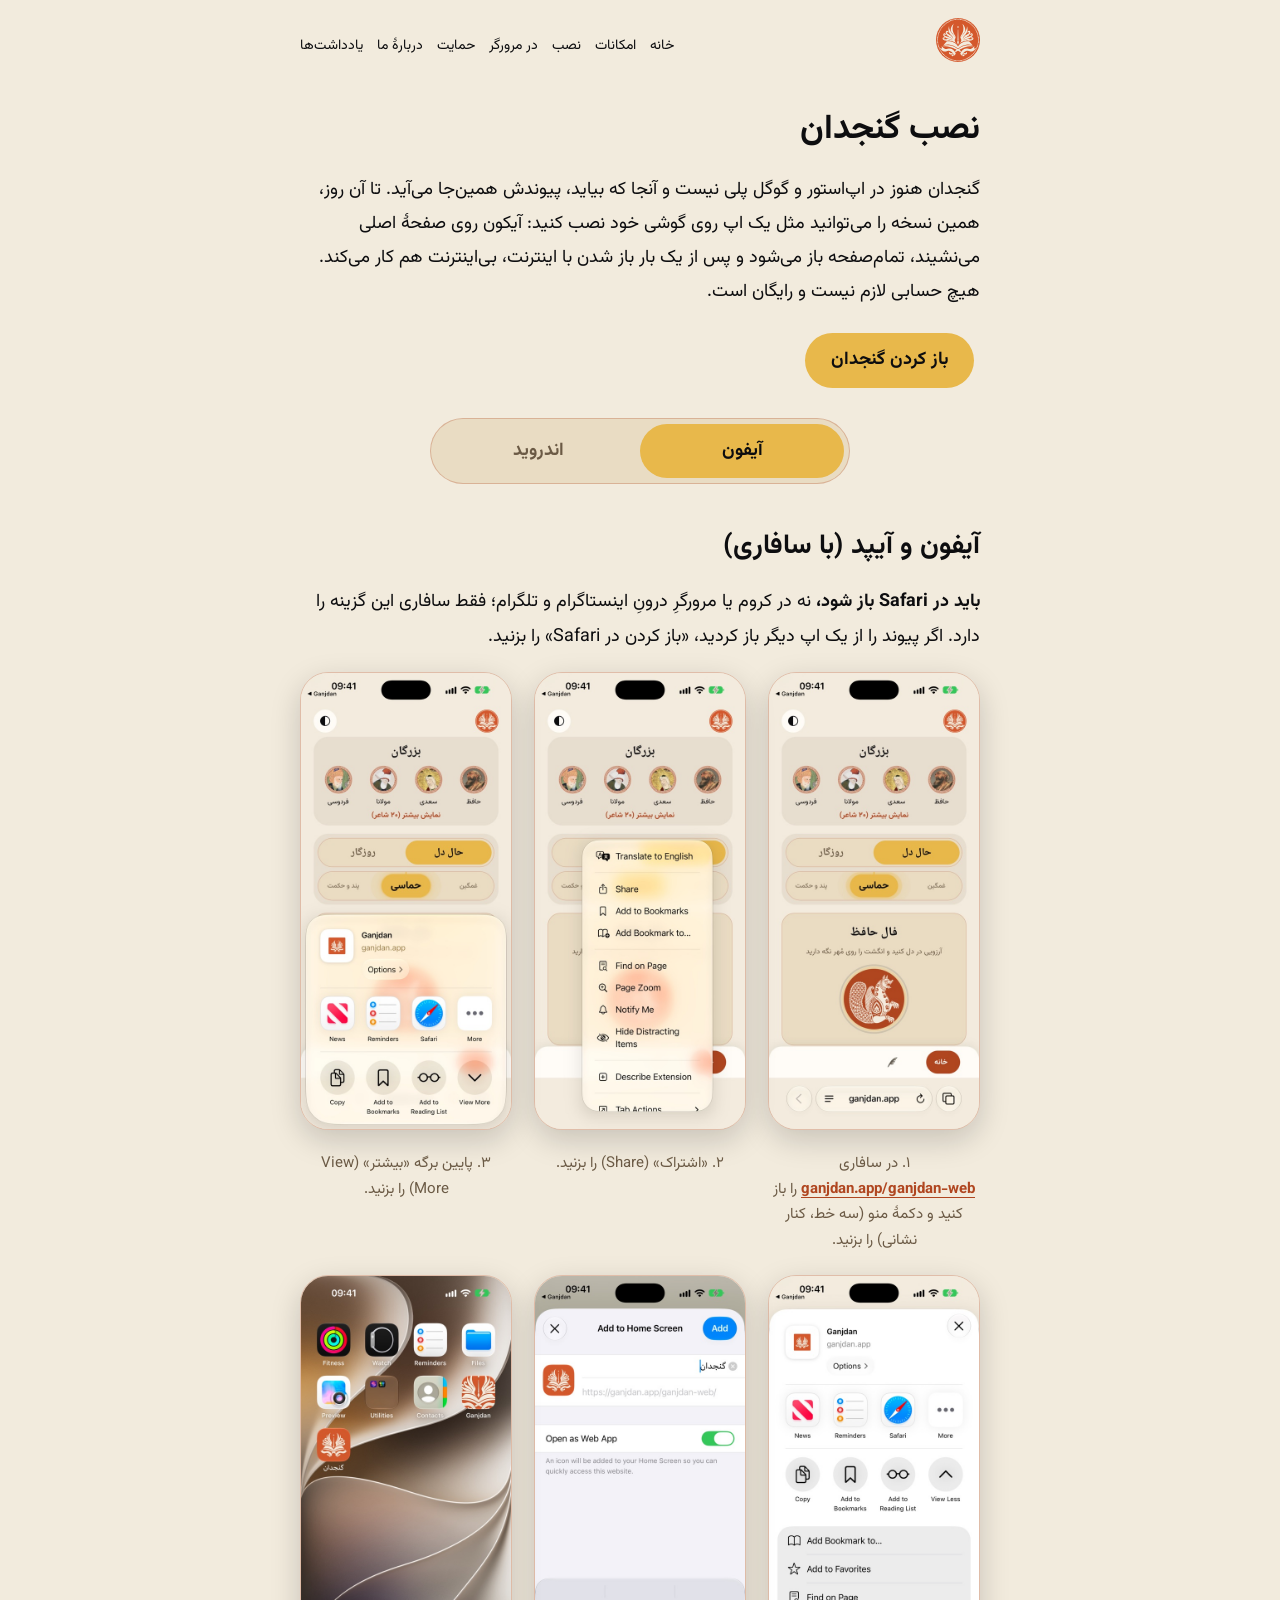
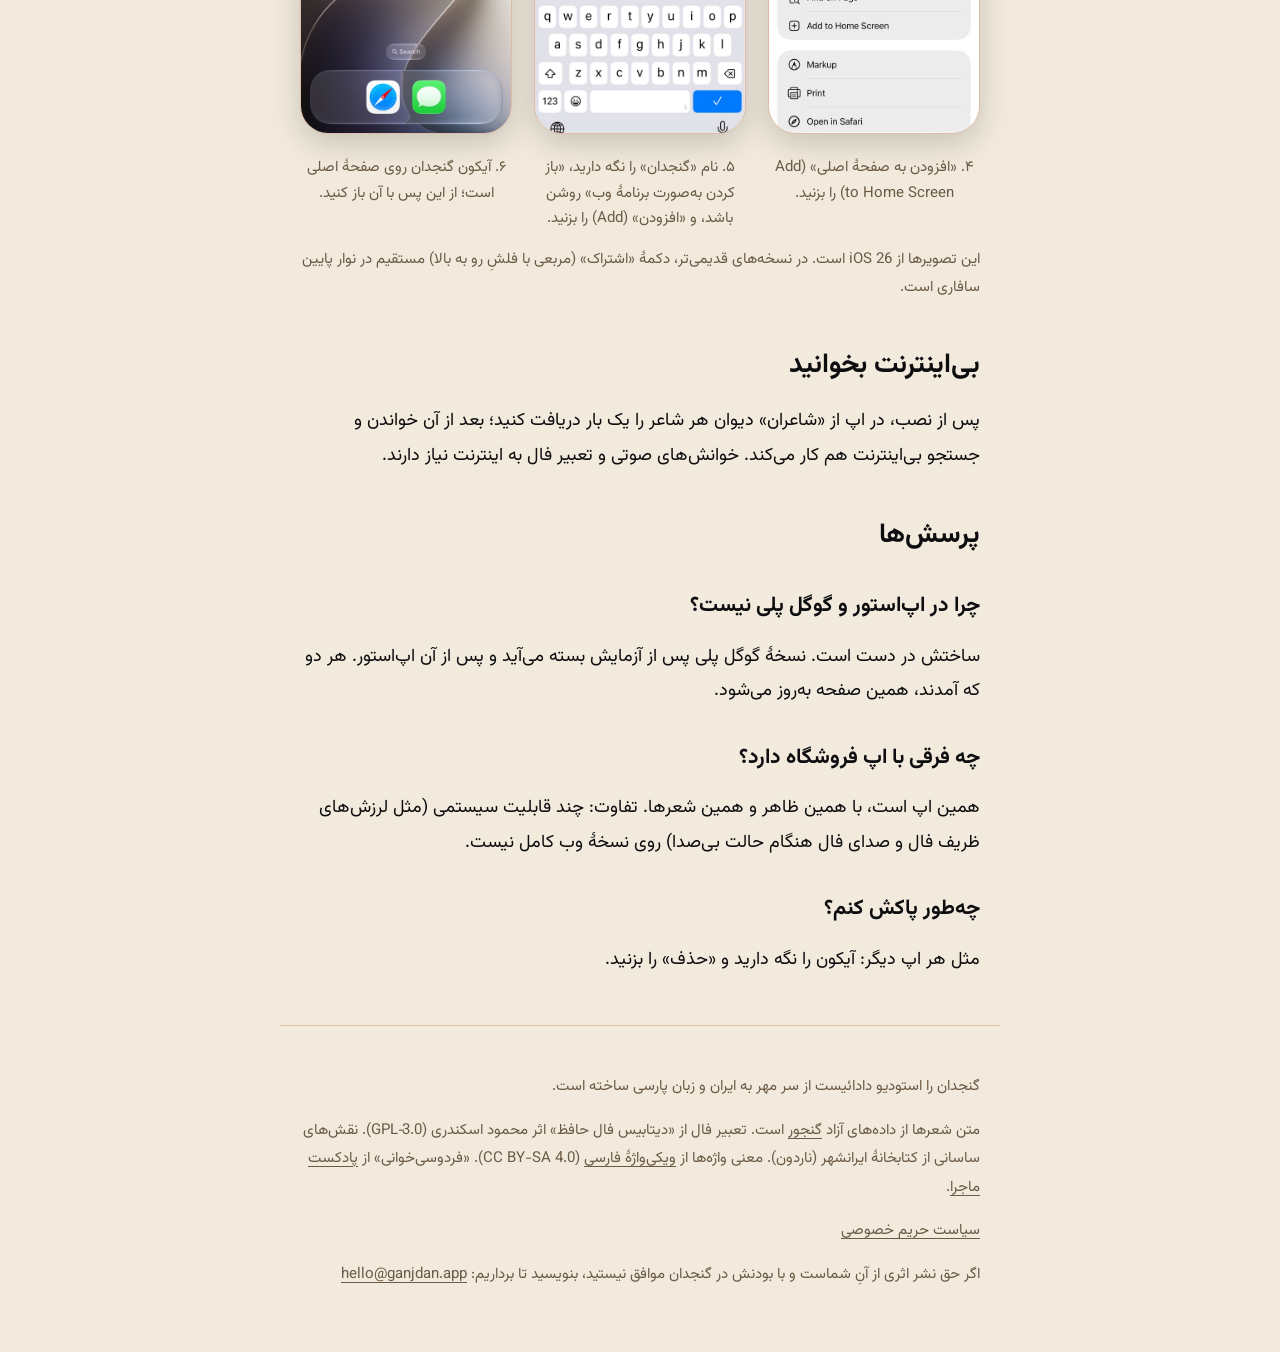
<file: install.html>
<!doctype html>
<html lang="fa" dir="rtl">
<head>
<meta charset="utf-8">
<meta name="viewport" content="width=device-width, initial-scale=1">
<title>نصب گنجدان | گنجدان</title>
<meta name="description" content="گنجدان را روی آیفون با سافاری و روی اندروید با کروم نصب کنید.">
<meta property="og:title" content="نصب گنجدان">
<meta property="og:description" content="گنجدان را روی آیفون با سافاری و روی اندروید با کروم نصب کنید.">
<meta property="og:image" content="https://ganjdan.app/img/icon-192.png">
<link rel="icon" href="img/icon-192.png">
<link rel="stylesheet" href="style.css">
</head>
<body>
<header>
  <a href="./" aria-label="گنجدان"><img src="img/mark.svg" alt="گنجدان"></a>
  <nav><a href="./">خانه</a><a href="features.html">امکانات</a><a href="install.html">نصب</a><a href="https://ganjdan.app/ganjdan-web/">در مرورگر</a><a href="support.html">حمایت</a><a href="about.html">دربارهٔ ما</a><a href="blog/">یادداشت‌ها</a></nav>
</header>
<main>

<h1>نصب گنجدان</h1>
<p>گنجدان هنوز در اپ‌استور و گوگل پلی نیست و آنجا که بیاید، پیوندش همین‌جا می‌آید. تا آن روز، همین نسخه را می‌توانید مثل یک اپ روی گوشی خود نصب کنید: آیکون روی صفحهٔ اصلی می‌نشیند، تمام‌صفحه باز می‌شود و پس از یک بار باز شدن با اینترنت، بی‌اینترنت هم کار می‌کند. هیچ حسابی لازم نیست و رایگان است.</p>
<p><a class="btn" href="https://ganjdan.app/ganjdan-web/">باز کردن گنجدان</a></p>

<!-- One pill switch for the two phones, like «حال دل / روزگار» in the app (Dara, 2026-10-25). CSS only; #iphone / #android links pick a side. -->
<div class="seg" id="platform">
<input type="radio" name="os" id="iphone" checked><input type="radio" name="os" id="android">
<div class="seg-bar"><label for="iphone">آیفون</label><label for="android">اندروید</label></div>
<div class="seg-panel seg-iphone">
<h2>آیفون و آیپد (با سافاری)</h2>
<p><strong>باید در Safari باز شود،</strong> نه در کروم یا مرورگرِ درونِ اینستاگرام و تلگرام؛ فقط سافاری این گزینه را دارد. اگر پیوند را از یک اپ دیگر باز کردید، «باز کردن در Safari» را بزنید.</p>
<div class="steps">
<div class="step"><figure class="shot"><img src="img/shots/install-1.jpg" alt="۱. در سافاری ganjdan.app/ganjdan-web را باز کنید و دکمهٔ منو (سه خط، کنار نشانی) را بزنید." loading="lazy" width="402" height="874"><figcaption>۱. در سافاری <a class="url" href="https://ganjdan.app/ganjdan-web/">ganjdan.app/ganjdan-web</a> را باز کنید و دکمهٔ منو (سه خط، کنار نشانی) را بزنید.</figcaption></figure></div>
<div class="step"><figure class="shot"><img src="img/shots/install-2.jpg" alt="۲. «اشتراک» (Share) را بزنید." loading="lazy" width="402" height="874"><figcaption>۲. «اشتراک» (Share) را بزنید.</figcaption></figure></div>
<div class="step"><figure class="shot"><img src="img/shots/install-3.jpg" alt="۳. پایین برگه «بیشتر» (View More) را بزنید." loading="lazy" width="402" height="874"><figcaption>۳. پایین برگه «بیشتر» (View More) را بزنید.</figcaption></figure></div>
<div class="step"><figure class="shot"><img src="img/shots/install-4.jpg" alt="۴. «افزودن به صفحهٔ اصلی» (Add to Home Screen) را بزنید." loading="lazy" width="402" height="874"><figcaption>۴. «افزودن به صفحهٔ اصلی» (Add to Home Screen) را بزنید.</figcaption></figure></div>
<div class="step"><figure class="shot"><img src="img/shots/install-5.jpg" alt="۵. نام «گنجدان» را نگه دارید، «باز کردن به‌صورت برنامهٔ وب» روشن باشد، و «افزودن» (Add) را بزنید." loading="lazy" width="402" height="874"><figcaption>۵. نام «گنجدان» را نگه دارید، «باز کردن به‌صورت برنامهٔ وب» روشن باشد، و «افزودن» (Add) را بزنید.</figcaption></figure></div>
<div class="step"><figure class="shot"><img src="img/shots/install-6.jpg" alt="۶. آیکون گنجدان روی صفحهٔ اصلی است؛ از این پس با آن باز کنید." loading="lazy" width="402" height="874"><figcaption>۶. آیکون گنجدان روی صفحهٔ اصلی است؛ از این پس با آن باز کنید.</figcaption></figure></div>
</div>
<p class="post-meta">این تصویرها از iOS 26 است. در نسخه‌های قدیمی‌تر، دکمهٔ «اشتراک» (مربعی با فلشِ رو به بالا) مستقیم در نوار پایین سافاری است.</p>

</div>
<div class="seg-panel seg-android">
<h2>اندروید (با کروم)</h2>
<ol>
<li>در Chrome نشانی <a class="url" href="https://ganjdan.app/ganjdan-web/">ganjdan.app/ganjdan-web</a> را باز کنید.</li>
<li>روی <strong>سه‌نقطهٔ</strong> بالای صفحه بزنید.</li>
<li><strong>«نصب برنامه» (Install app)</strong> یا «افزودن به صفحهٔ اصلی» (Add to Home screen) را بزنید و تأیید کنید.</li>
<li>آیکون گنجدان کنار اپ‌های دیگر می‌نشیند.</li>
</ol>
<p>اگر گزینهٔ نصب را ندیدید، یک بار صفحه را تازه کنید و ۱۰ ثانیه صبر کنید؛ کروم پس از چند لحظه آن را نشان می‌دهد. مرورگرهای دیگر (سامسونگ اینترنت، فایرفاکس) هم همین گزینه را در فهرستشان دارند.</p>

</div>
</div>
<script>if (location.hash === "#android") document.getElementById("android").checked = true;</script>

<h2>بی‌اینترنت بخوانید</h2>
<p>پس از نصب، در اپ از «شاعران» دیوان هر شاعر را یک بار دریافت کنید؛ بعد از آن خواندن و جستجو بی‌اینترنت هم کار می‌کند. خوانش‌های صوتی و تعبیر فال به اینترنت نیاز دارند.</p>

<h2>پرسش‌ها</h2>
<h3>چرا در اپ‌استور و گوگل پلی نیست؟</h3>
<p>ساختش در دست است. نسخهٔ گوگل پلی پس از آزمایش بسته می‌آید و پس از آن اپ‌استور. هر دو که آمدند، همین صفحه به‌روز می‌شود.</p>
<h3>چه فرقی با اپ فروشگاه دارد؟</h3>
<p>همین اپ است، با همین ظاهر و همین شعرها. تفاوت: چند قابلیت سیستمی (مثل لرزش‌های ظریف فال و صدای فال هنگام حالت بی‌صدا) روی نسخهٔ وب کامل نیست.</p>
<h3>چه‌طور پاکش کنم؟</h3>
<p>مثل هر اپ دیگر: آیکون را نگه دارید و «حذف» را بزنید.</p>
</main>
<footer>
  <p>گنجدان را استودیو دادائیست از سر مهر به ایران و زبان پارسی ساخته است.</p>
  <p>متن شعرها از داده‌های آزاد <a href="https://ganjoor.net">گنجور</a> است. تعبیر فال از «دیتابیس فال حافظ» اثر محمود اسکندری (GPL‑3.0). نقش‌های ساسانی از کتابخانهٔ ایرانشهر (ناردون). معنی واژه‌ها از <a href="https://fa.wiktionary.org">ویکی‌واژهٔ فارسی</a> (CC BY-SA 4.0). «فردوسی‌خوانی» از <a href="https://majera.xyz/podcasts/ferdowsikhani/">پادکست ماجرا</a>.</p>
  <p><a href="privacy.html">سیاست حریم خصوصی</a></p>
  <p>اگر حق نشر اثری از آنِ شماست و با بودنش در گنجدان موافق نیستید، بنویسید تا برداریم: <a href="mailto:hello@ganjdan.app">hello@ganjdan.app</a></p>
</footer>
<script>window.goatcounter = { path: 'site', title: location.pathname };</script>
<script data-goatcounter="https://mrkamyar.goatcounter.com/count" async src="https://gc.zgo.at/count.js"></script>
</body>
</html>
</file>
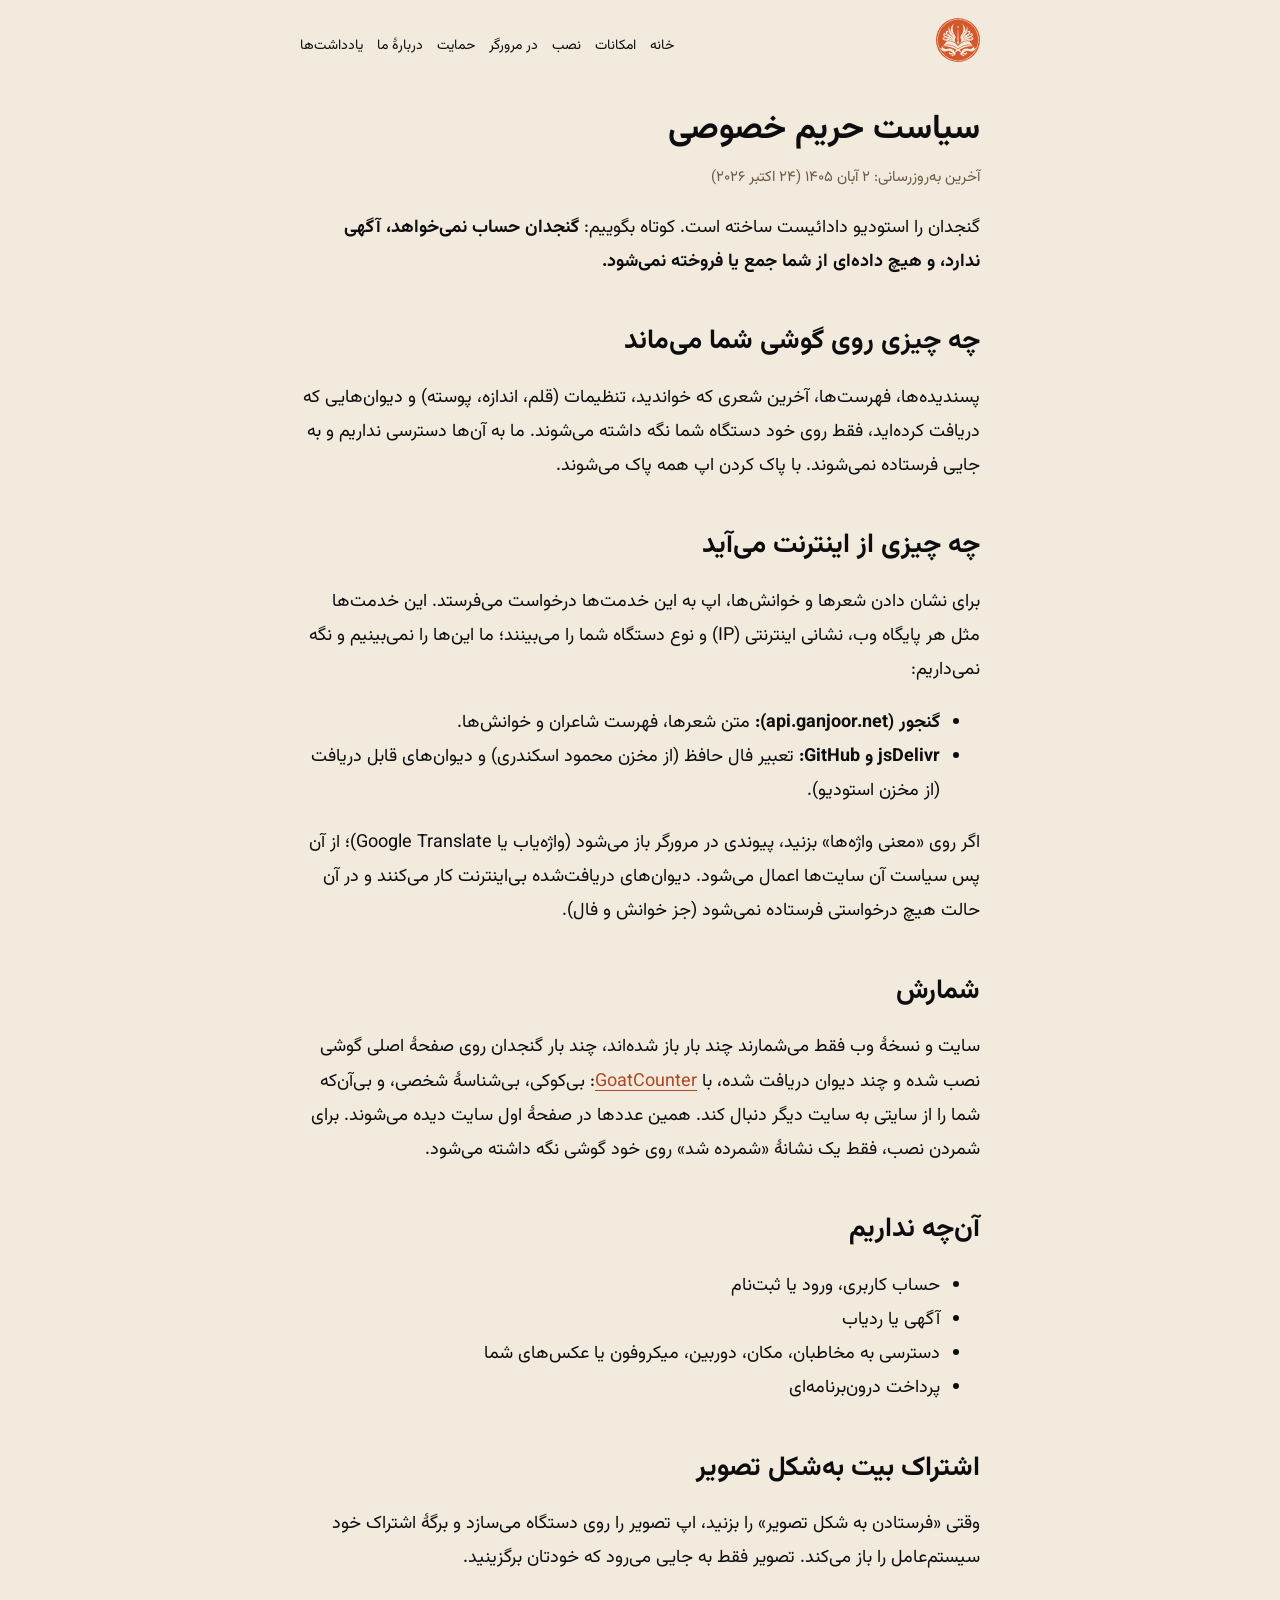
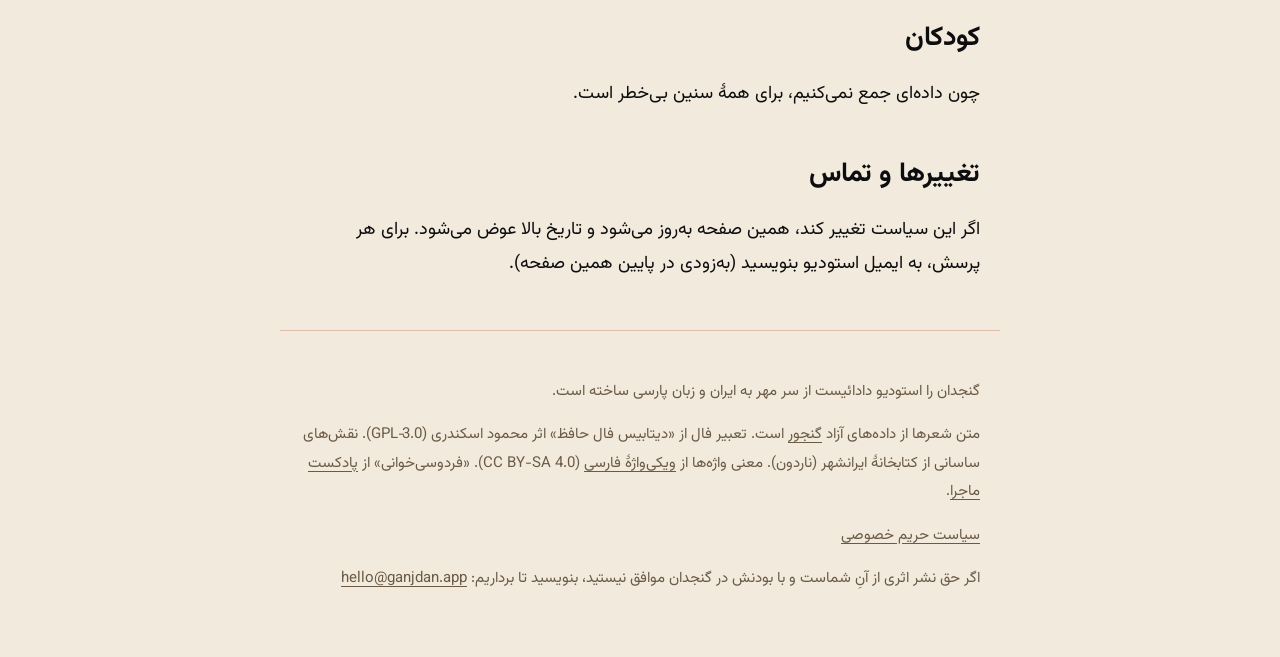
<file: privacy.html>
<!doctype html>
<html lang="fa" dir="rtl">
<head>
<meta charset="utf-8">
<meta name="viewport" content="width=device-width, initial-scale=1">
<title>سیاست حریم خصوصی | گنجدان</title>
<meta name="description" content="گنجدان حساب نمی‌خواهد، آگهی ندارد و داده‌ای از شما جمع نمی‌کند.">
<meta property="og:title" content="سیاست حریم خصوصی">
<meta property="og:description" content="گنجدان حساب نمی‌خواهد، آگهی ندارد و داده‌ای از شما جمع نمی‌کند.">
<meta property="og:image" content="https://ganjdan.app/img/icon-192.png">
<link rel="icon" href="img/icon-192.png">
<link rel="stylesheet" href="style.css">
</head>
<body>
<header>
  <a href="./" aria-label="گنجدان"><img src="img/mark.svg" alt="گنجدان"></a>
  <nav><a href="./">خانه</a><a href="features.html">امکانات</a><a href="install.html">نصب</a><a href="https://ganjdan.app/ganjdan-web/">در مرورگر</a><a href="support.html">حمایت</a><a href="about.html">دربارهٔ ما</a><a href="blog/">یادداشت‌ها</a></nav>
</header>
<main>

<h1>سیاست حریم خصوصی</h1>
<p class="post-meta">آخرین به‌روزرسانی: ۲ آبان ۱۴۰۵ (۲۴ اکتبر ۲۰۲۶)</p>
<p>گنجدان را استودیو دادائیست ساخته است. کوتاه بگوییم: <strong>گنجدان حساب نمی‌خواهد، آگهی ندارد، و هیچ داده‌ای از شما جمع یا فروخته نمی‌شود.</strong></p>
<h2>چه چیزی روی گوشی شما می‌ماند</h2>
<p>پسندیده‌ها، فهرست‌ها، آخرین شعری که خواندید، تنظیمات (قلم، اندازه، پوسته) و دیوان‌هایی که دریافت کرده‌اید، فقط روی خود دستگاه شما نگه داشته می‌شوند. ما به آن‌ها دسترسی نداریم و به جایی فرستاده نمی‌شوند. با پاک کردن اپ همه پاک می‌شوند.</p>
<h2>چه چیزی از اینترنت می‌آید</h2>
<p>برای نشان دادن شعرها و خوانش‌ها، اپ به این خدمت‌ها درخواست می‌فرستد. این خدمت‌ها مثل هر پایگاه وب، نشانی اینترنتی (IP) و نوع دستگاه شما را می‌بینند؛ ما این‌ها را نمی‌بینیم و نگه نمی‌داریم:</p>
<ul>
<li><strong>گنجور (api.ganjoor.net):</strong> متن شعرها، فهرست شاعران و خوانش‌ها.</li>
<li><strong>jsDelivr و GitHub:</strong> تعبیر فال حافظ (از مخزن محمود اسکندری) و دیوان‌های قابل دریافت (از مخزن استودیو).</li>
</ul>
<p>اگر روی «معنی واژه‌ها» بزنید، پیوندی در مرورگر باز می‌شود (واژه‌یاب یا Google Translate)؛ از آن پس سیاست آن سایت‌ها اعمال می‌شود. دیوان‌های دریافت‌شده بی‌اینترنت کار می‌کنند و در آن حالت هیچ درخواستی فرستاده نمی‌شود (جز خوانش و فال).</p>
<h2>شمارش</h2>
<p>سایت و نسخهٔ وب فقط می‌شمارند چند بار باز شده‌اند، چند بار گنجدان روی صفحهٔ اصلی گوشی نصب شده و چند دیوان دریافت شده، با <a href="https://www.goatcounter.com">GoatCounter</a>: بی‌کوکی، بی‌شناسهٔ شخصی، و بی‌آن‌که شما را از سایتی به سایت دیگر دنبال کند. همین عددها در صفحهٔ اول سایت دیده می‌شوند. برای شمردن نصب، فقط یک نشانهٔ «شمرده شد» روی خود گوشی نگه داشته می‌شود.</p>
<h2>آن‌چه نداریم</h2>
<ul>
<li>حساب کاربری، ورود یا ثبت‌نام</li>
<li>آگهی یا ردیاب</li>
<li>دسترسی به مخاطبان، مکان، دوربین، میکروفون یا عکس‌های شما</li>
<li>پرداخت درون‌برنامه‌ای</li>
</ul>
<h2>اشتراک بیت به‌شکل تصویر</h2>
<p>وقتی «فرستادن به شکل تصویر» را بزنید، اپ تصویر را روی دستگاه می‌سازد و برگهٔ اشتراک خود سیستم‌عامل را باز می‌کند. تصویر فقط به جایی می‌رود که خودتان برگزینید.</p>
<h2>کودکان</h2>
<p>چون داده‌ای جمع نمی‌کنیم، برای همهٔ سنین بی‌خطر است.</p>
<h2>تغییرها و تماس</h2>
<p>اگر این سیاست تغییر کند، همین صفحه به‌روز می‌شود و تاریخ بالا عوض می‌شود. برای هر پرسش، به ایمیل استودیو بنویسید (به‌زودی در پایین همین صفحه).</p>
</main>
<footer>
  <p>گنجدان را استودیو دادائیست از سر مهر به ایران و زبان پارسی ساخته است.</p>
  <p>متن شعرها از داده‌های آزاد <a href="https://ganjoor.net">گنجور</a> است. تعبیر فال از «دیتابیس فال حافظ» اثر محمود اسکندری (GPL‑3.0). نقش‌های ساسانی از کتابخانهٔ ایرانشهر (ناردون). معنی واژه‌ها از <a href="https://fa.wiktionary.org">ویکی‌واژهٔ فارسی</a> (CC BY-SA 4.0). «فردوسی‌خوانی» از <a href="https://majera.xyz/podcasts/ferdowsikhani/">پادکست ماجرا</a>.</p>
  <p><a href="privacy.html">سیاست حریم خصوصی</a></p>
  <p>اگر حق نشر اثری از آنِ شماست و با بودنش در گنجدان موافق نیستید، بنویسید تا برداریم: <a href="mailto:hello@ganjdan.app">hello@ganjdan.app</a></p>
</footer>
<script>window.goatcounter = { path: 'site', title: location.pathname };</script>
<script data-goatcounter="https://mrkamyar.goatcounter.com/count" async src="https://gc.zgo.at/count.js"></script>
</body>
</html>
</file>
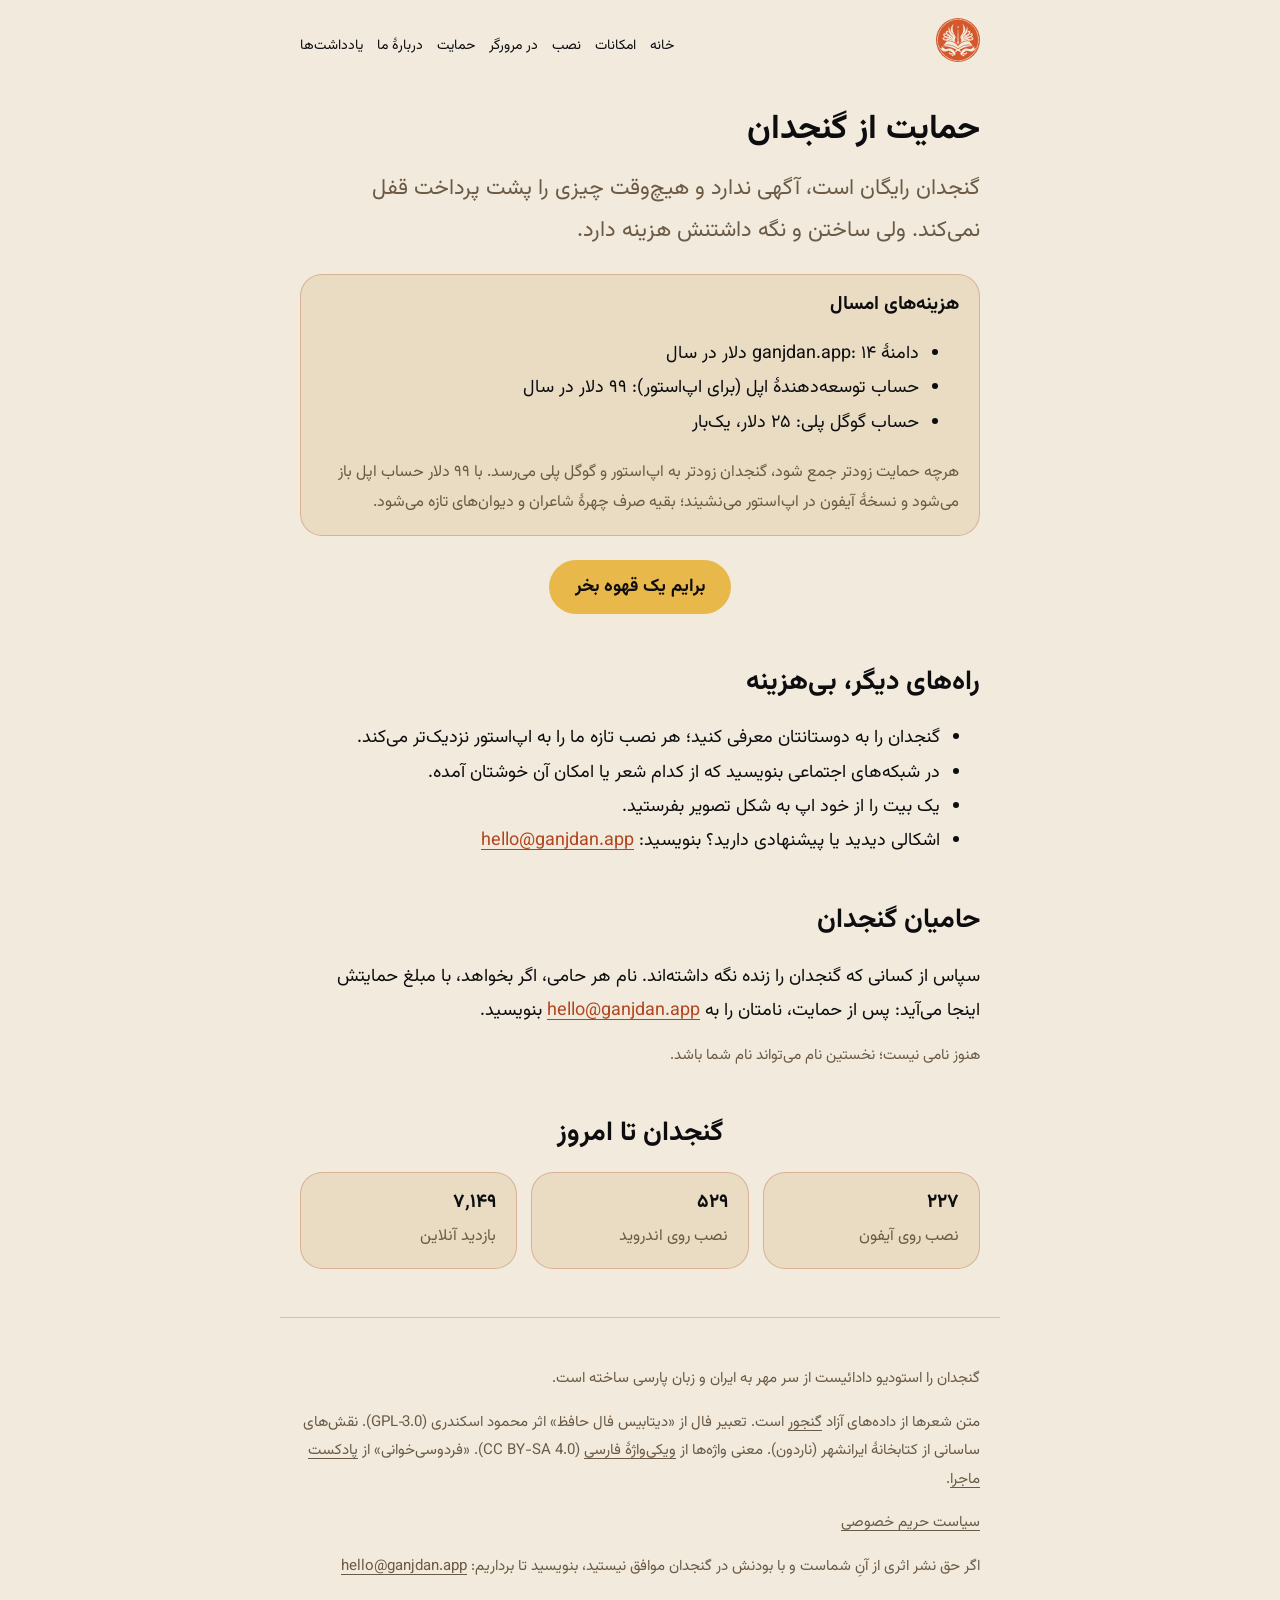
<file: support.html>
<!doctype html>
<html lang="fa" dir="rtl">
<head>
<meta charset="utf-8">
<meta name="viewport" content="width=device-width, initial-scale=1">
<title>حمایت از گنجدان | گنجدان</title>
<meta name="description" content="گنجدان رایگان و بی‌آگهی است؛ با حمایت شما زنده می‌ماند.">
<meta property="og:title" content="حمایت از گنجدان">
<meta property="og:description" content="گنجدان رایگان و بی‌آگهی است؛ با حمایت شما زنده می‌ماند.">
<meta property="og:image" content="https://ganjdan.app/img/icon-192.png">
<link rel="icon" href="img/icon-192.png">
<link rel="stylesheet" href="style.css">
</head>
<body>
<header>
  <a href="./" aria-label="گنجدان"><img src="img/mark.svg" alt="گنجدان"></a>
  <nav><a href="./">خانه</a><a href="features.html">امکانات</a><a href="install.html">نصب</a><a href="https://ganjdan.app/ganjdan-web/">در مرورگر</a><a href="support.html">حمایت</a><a href="about.html">دربارهٔ ما</a><a href="blog/">یادداشت‌ها</a></nav>
</header>
<main>

<h1>حمایت از گنجدان</h1>
<p class="lead">گنجدان رایگان است، آگهی ندارد و هیچ‌وقت چیزی را پشت پرداخت قفل نمی‌کند. ولی ساختن و نگه داشتنش هزینه دارد.</p>
<div class="card">
<h3>هزینه‌های امسال</h3>
<ul>
<li>دامنهٔ ganjdan.app: ۱۴ دلار در سال</li>
<li>حساب توسعه‌دهندهٔ اپل (برای اپ‌استور): ۹۹ دلار در سال</li>
<li>حساب گوگل پلی: ۲۵ دلار، یک‌بار</li>
</ul>
<p>هرچه حمایت زودتر جمع شود، گنجدان زودتر به اپ‌استور و گوگل پلی می‌رسد. با ۹۹ دلار حساب اپل باز می‌شود و نسخهٔ آیفون در اپ‌استور می‌نشیند؛ بقیه صرف چهرهٔ شاعران و دیوان‌های تازه می‌شود.</p>
</div>
<p style="text-align:center"><a class="btn" href="https://ko-fi.com/ganjdan">برایم یک قهوه بخر</a></p>
<h2>راه‌های دیگر، بی‌هزینه</h2>
<ul>
<li>گنجدان را به دوستانتان معرفی کنید؛ هر نصب تازه ما را به اپ‌استور نزدیک‌تر می‌کند.</li>
<li>در شبکه‌های اجتماعی بنویسید که از کدام شعر یا امکان آن خوشتان آمده.</li>
<li>یک بیت را از خود اپ به شکل تصویر بفرستید.</li>
<li>اشکالی دیدید یا پیشنهادی دارید؟ بنویسید: <a href="mailto:hello@ganjdan.app">hello@ganjdan.app</a></li>
</ul>
<h2>حامیان گنجدان</h2>
<p>سپاس از کسانی که گنجدان را زنده نگه داشته‌اند. نام هر حامی، اگر بخواهد، با مبلغ حمایتش اینجا می‌آید: پس از حمایت، نامتان را به <a href="mailto:hello@ganjdan.app">hello@ganjdan.app</a> بنویسید.</p>
<p class="post-meta">هنوز نامی نیست؛ نخستین نام می‌تواند نام شما باشد.</p>
<h2 id="stats" style="text-align:center">گنجدان تا امروز</h2>
<div class="grid">
  <div class="card"><h3 id="st-iphone">۲۲۷</h3><p>نصب روی آیفون</p></div>
  <div class="card"><h3 id="st-android">۵۲۹</h3><p>نصب روی اندروید</p></div>
  <div class="card"><h3 id="st-online">۷٬۱۴۹</h3><p>بازدید آنلاین</p></div>
</div>
<script>
// Live, exact counts from GoatCounter. Installs: first home-screen launch per device; online: site pages + the
// web app opened in a browser (both counted by tools/deploy-web.sh and this page). A count that can't be read stays "…".
(() => {
  const gc = (p) => fetch('https://mrkamyar.goatcounter.com/counter/' + p + '.json')
    .then((r) => (r.status === 404 ? { count: '0' } : r.json()))
    .then((j) => Number(String(j.count).replace(/\D/g, '')));
  const show = (id, ...paths) => Promise.all(paths.map(gc))
    .then((ns) => { document.getElementById(id).textContent = ns.reduce((a, b) => a + b, 0).toLocaleString('fa-IR'); }, () => {});
  show('st-iphone', 'install-iphone');
  show('st-android', 'install-android'); // shortcut: Google Play installs not included, add them once the app is on Play
  show('st-online', 'site', 'app');
})();
</script>
</main>
<footer>
  <p>گنجدان را استودیو دادائیست از سر مهر به ایران و زبان پارسی ساخته است.</p>
  <p>متن شعرها از داده‌های آزاد <a href="https://ganjoor.net">گنجور</a> است. تعبیر فال از «دیتابیس فال حافظ» اثر محمود اسکندری (GPL‑3.0). نقش‌های ساسانی از کتابخانهٔ ایرانشهر (ناردون). معنی واژه‌ها از <a href="https://fa.wiktionary.org">ویکی‌واژهٔ فارسی</a> (CC BY-SA 4.0). «فردوسی‌خوانی» از <a href="https://majera.xyz/podcasts/ferdowsikhani/">پادکست ماجرا</a>.</p>
  <p><a href="privacy.html">سیاست حریم خصوصی</a></p>
  <p>اگر حق نشر اثری از آنِ شماست و با بودنش در گنجدان موافق نیستید، بنویسید تا برداریم: <a href="mailto:hello@ganjdan.app">hello@ganjdan.app</a></p>
</footer>
<script>window.goatcounter = { path: 'site', title: location.pathname };</script>
<script data-goatcounter="https://mrkamyar.goatcounter.com/count" async src="https://gc.zgo.at/count.js"></script>
</body>
</html>
</file>
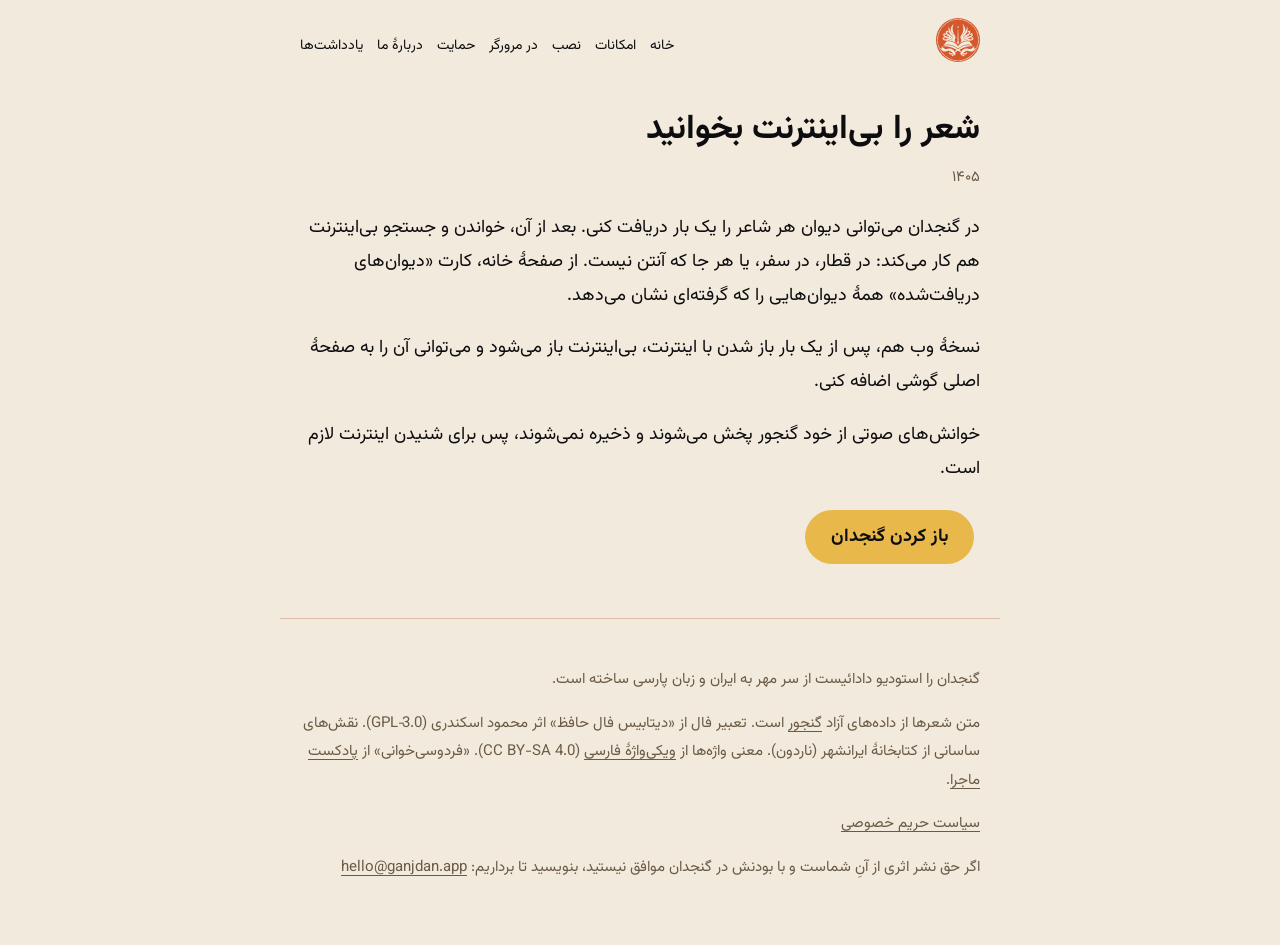
<file: blog/bi-internet.html>
<!doctype html>
<html lang="fa" dir="rtl">
<head>
<meta charset="utf-8">
<meta name="viewport" content="width=device-width, initial-scale=1">
<title>شعر را بی‌اینترنت بخوانید | گنجدان</title>
<meta name="description" content="دیوان هر شاعر را یک بار بگیرید و هر جا خواستید بخوانید.">
<meta property="og:title" content="شعر را بی‌اینترنت بخوانید">
<meta property="og:description" content="دیوان هر شاعر را یک بار بگیرید و هر جا خواستید بخوانید.">
<meta property="og:image" content="https://ganjdan.app/img/icon-192.png">
<link rel="icon" href="../img/icon-192.png">
<link rel="stylesheet" href="../style.css">
</head>
<body>
<header>
  <a href="../" aria-label="گنجدان"><img src="../img/mark.svg" alt="گنجدان"></a>
  <nav><a href="../">خانه</a><a href="../features.html">امکانات</a><a href="../install.html">نصب</a><a href="https://ganjdan.app/ganjdan-web/">در مرورگر</a><a href="../support.html">حمایت</a><a href="../about.html">دربارهٔ ما</a><a href="../blog/">یادداشت‌ها</a></nav>
</header>
<main>
<article><h1>شعر را بی‌اینترنت بخوانید</h1><div class="post-meta">۱۴۰۵</div>
<p>در گنجدان می‌توانی دیوان هر شاعر را یک بار دریافت کنی. بعد از آن، خواندن و جستجو بی‌اینترنت هم کار می‌کند: در قطار، در سفر، یا هر جا که آنتن نیست. از صفحهٔ خانه، کارت «دیوان‌های دریافت‌شده» همهٔ دیوان‌هایی را که گرفته‌ای نشان می‌دهد.</p>
<p>نسخهٔ وب هم، پس از یک بار باز شدن با اینترنت، بی‌اینترنت باز می‌شود و می‌توانی آن را به صفحهٔ اصلی گوشی اضافه کنی.</p>
<p>خوانش‌های صوتی از خود گنجور پخش می‌شوند و ذخیره نمی‌شوند، پس برای شنیدن اینترنت لازم است.</p>
<p><a class="btn" href="https://ganjdan.app/ganjdan-web/">باز کردن گنجدان</a></p></article>
</main>
<footer>
  <p>گنجدان را استودیو دادائیست از سر مهر به ایران و زبان پارسی ساخته است.</p>
  <p>متن شعرها از داده‌های آزاد <a href="https://ganjoor.net">گنجور</a> است. تعبیر فال از «دیتابیس فال حافظ» اثر محمود اسکندری (GPL‑3.0). نقش‌های ساسانی از کتابخانهٔ ایرانشهر (ناردون). معنی واژه‌ها از <a href="https://fa.wiktionary.org">ویکی‌واژهٔ فارسی</a> (CC BY-SA 4.0). «فردوسی‌خوانی» از <a href="https://majera.xyz/podcasts/ferdowsikhani/">پادکست ماجرا</a>.</p>
  <p><a href="../privacy.html">سیاست حریم خصوصی</a></p>
  <p>اگر حق نشر اثری از آنِ شماست و با بودنش در گنجدان موافق نیستید، بنویسید تا برداریم: <a href="mailto:hello@ganjdan.app">hello@ganjdan.app</a></p>
</footer>
<script>window.goatcounter = { path: 'site', title: location.pathname };</script>
<script data-goatcounter="https://mrkamyar.goatcounter.com/count" async src="https://gc.zgo.at/count.js"></script>
</body>
</html>
</file>
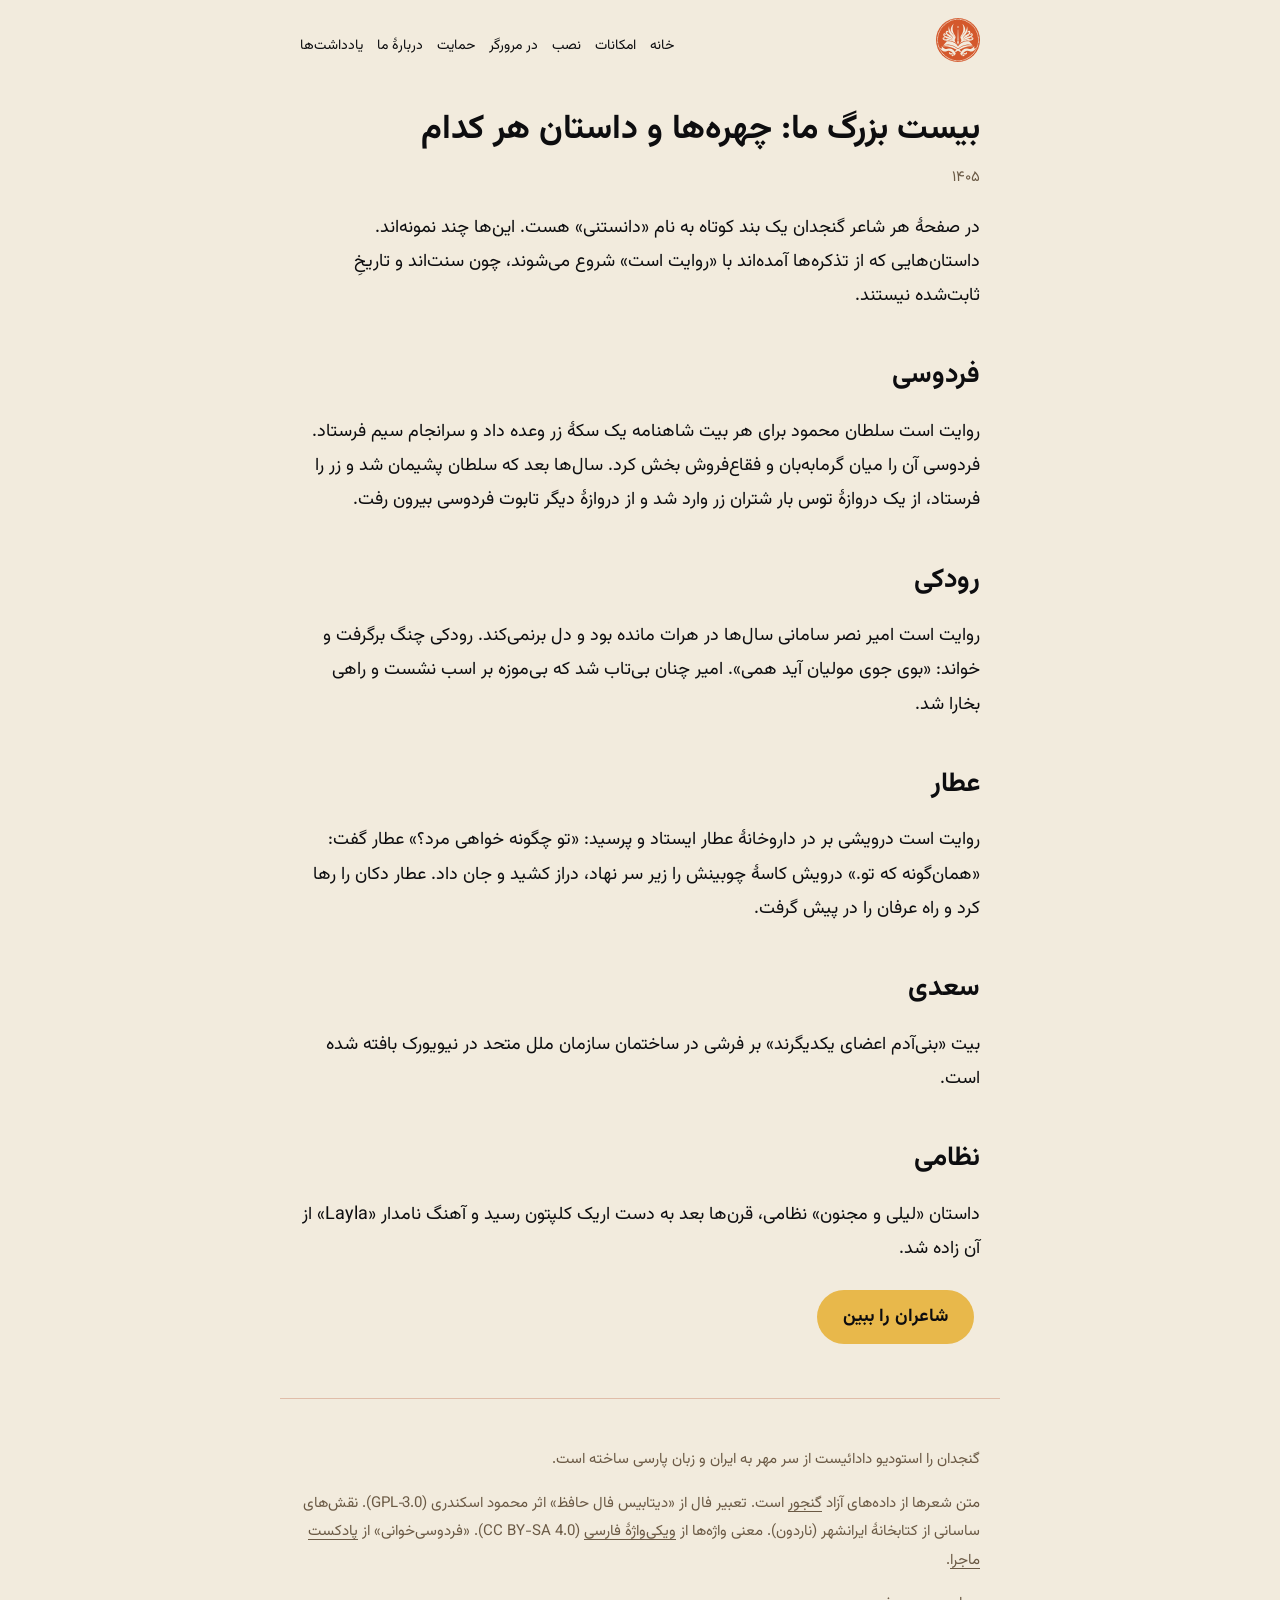
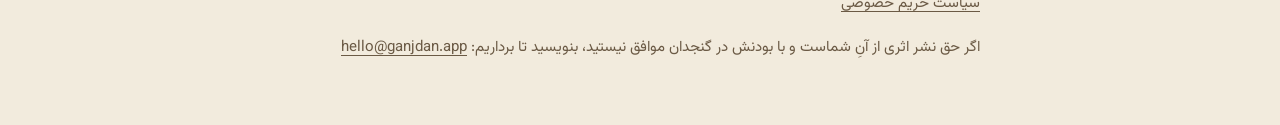
<file: blog/bist-bozorg.html>
<!doctype html>
<html lang="fa" dir="rtl">
<head>
<meta charset="utf-8">
<meta name="viewport" content="width=device-width, initial-scale=1">
<title>بیست بزرگ ما: چهره‌ها و داستان هر کدام | گنجدان</title>
<meta name="description" content="چند «دانستنی» از شاعران بزرگ، آن‌چه در صفحهٔ هر شاعر می‌خوانید.">
<meta property="og:title" content="بیست بزرگ ما: چهره‌ها و داستان هر کدام">
<meta property="og:description" content="چند «دانستنی» از شاعران بزرگ، آن‌چه در صفحهٔ هر شاعر می‌خوانید.">
<meta property="og:image" content="https://ganjdan.app/img/icon-192.png">
<link rel="icon" href="../img/icon-192.png">
<link rel="stylesheet" href="../style.css">
</head>
<body>
<header>
  <a href="../" aria-label="گنجدان"><img src="../img/mark.svg" alt="گنجدان"></a>
  <nav><a href="../">خانه</a><a href="../features.html">امکانات</a><a href="../install.html">نصب</a><a href="https://ganjdan.app/ganjdan-web/">در مرورگر</a><a href="../support.html">حمایت</a><a href="../about.html">دربارهٔ ما</a><a href="../blog/">یادداشت‌ها</a></nav>
</header>
<main>
<article><h1>بیست بزرگ ما: چهره‌ها و داستان هر کدام</h1><div class="post-meta">۱۴۰۵</div>
<p>در صفحهٔ هر شاعر گنجدان یک بند کوتاه به نام «دانستنی» هست. این‌ها چند نمونه‌اند. داستان‌هایی که از تذکره‌ها آمده‌اند با «روایت است» شروع می‌شوند، چون سنت‌اند و تاریخِ ثابت‌شده نیستند.</p>
<h2>فردوسی</h2>
<p>روایت است سلطان محمود برای هر بیت شاهنامه یک سکهٔ زر وعده داد و سرانجام سیم فرستاد. فردوسی آن را میان گرمابه‌بان و فقاع‌فروش بخش کرد. سال‌ها بعد که سلطان پشیمان شد و زر را فرستاد، از یک دروازهٔ توس بار شتران زر وارد شد و از دروازهٔ دیگر تابوت فردوسی بیرون رفت.</p>
<h2>رودکی</h2>
<p>روایت است امیر نصر سامانی سال‌ها در هرات مانده بود و دل برنمی‌کند. رودکی چنگ برگرفت و خواند: «بوی جوی مولیان آید همی». امیر چنان بی‌تاب شد که بی‌موزه بر اسب نشست و راهی بخارا شد.</p>
<h2>عطار</h2>
<p>روایت است درویشی بر در داروخانهٔ عطار ایستاد و پرسید: «تو چگونه خواهی مرد؟» عطار گفت: «همان‌گونه که تو.» درویش کاسهٔ چوبینش را زیر سر نهاد، دراز کشید و جان داد. عطار دکان را رها کرد و راه عرفان را در پیش گرفت.</p>
<h2>سعدی</h2>
<p>بیت «بنی‌آدم اعضای یکدیگرند» بر فرشی در ساختمان سازمان ملل متحد در نیویورک بافته شده است.</p>
<h2>نظامی</h2>
<p>داستان «لیلی و مجنون» نظامی، قرن‌ها بعد به دست اریک کلپتون رسید و آهنگ نامدار «Layla» از آن زاده شد.</p>
<p><a class="btn" href="https://ganjdan.app/ganjdan-web/">شاعران را ببین</a></p></article>
</main>
<footer>
  <p>گنجدان را استودیو دادائیست از سر مهر به ایران و زبان پارسی ساخته است.</p>
  <p>متن شعرها از داده‌های آزاد <a href="https://ganjoor.net">گنجور</a> است. تعبیر فال از «دیتابیس فال حافظ» اثر محمود اسکندری (GPL‑3.0). نقش‌های ساسانی از کتابخانهٔ ایرانشهر (ناردون). معنی واژه‌ها از <a href="https://fa.wiktionary.org">ویکی‌واژهٔ فارسی</a> (CC BY-SA 4.0). «فردوسی‌خوانی» از <a href="https://majera.xyz/podcasts/ferdowsikhani/">پادکست ماجرا</a>.</p>
  <p><a href="../privacy.html">سیاست حریم خصوصی</a></p>
  <p>اگر حق نشر اثری از آنِ شماست و با بودنش در گنجدان موافق نیستید، بنویسید تا برداریم: <a href="mailto:hello@ganjdan.app">hello@ganjdan.app</a></p>
</footer>
<script>window.goatcounter = { path: 'site', title: location.pathname };</script>
<script data-goatcounter="https://mrkamyar.goatcounter.com/count" async src="https://gc.zgo.at/count.js"></script>
</body>
</html>
</file>
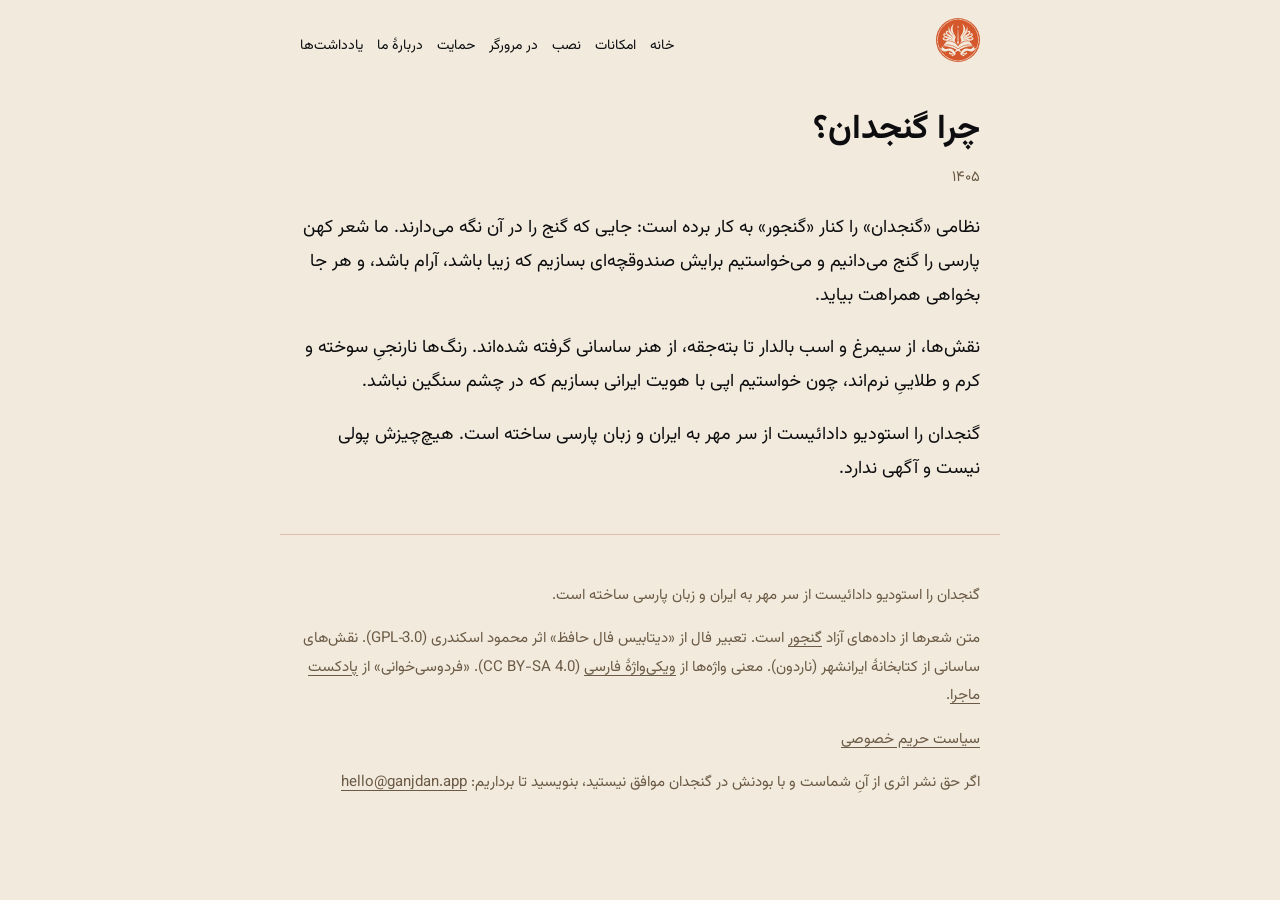
<file: blog/chera-ganjdan.html>
<!doctype html>
<html lang="fa" dir="rtl">
<head>
<meta charset="utf-8">
<meta name="viewport" content="width=device-width, initial-scale=1">
<title>چرا گنجدان؟ | گنجدان</title>
<meta name="description" content="واژه‌ای از نظامی، صندوقچه‌ای برای شعر.">
<meta property="og:title" content="چرا گنجدان؟">
<meta property="og:description" content="واژه‌ای از نظامی، صندوقچه‌ای برای شعر.">
<meta property="og:image" content="https://ganjdan.app/img/icon-192.png">
<link rel="icon" href="../img/icon-192.png">
<link rel="stylesheet" href="../style.css">
</head>
<body>
<header>
  <a href="../" aria-label="گنجدان"><img src="../img/mark.svg" alt="گنجدان"></a>
  <nav><a href="../">خانه</a><a href="../features.html">امکانات</a><a href="../install.html">نصب</a><a href="https://ganjdan.app/ganjdan-web/">در مرورگر</a><a href="../support.html">حمایت</a><a href="../about.html">دربارهٔ ما</a><a href="../blog/">یادداشت‌ها</a></nav>
</header>
<main>
<article><h1>چرا گنجدان؟</h1><div class="post-meta">۱۴۰۵</div>
<p>نظامی «گنجدان» را کنار «گنجور» به کار برده است: جایی که گنج را در آن نگه می‌دارند. ما شعر کهن پارسی را گنج می‌دانیم و می‌خواستیم برایش صندوقچه‌ای بسازیم که زیبا باشد، آرام باشد، و هر جا بخواهی همراهت بیاید.</p>
<p>نقش‌ها، از سیمرغ و اسب بالدار تا بته‌جقه، از هنر ساسانی گرفته شده‌اند. رنگ‌ها نارنجیِ سوخته و کرم و طلاییِ نرم‌اند، چون خواستیم اپی با هویت ایرانی بسازیم که در چشم سنگین نباشد.</p>
<p>گنجدان را استودیو دادائیست از سر مهر به ایران و زبان پارسی ساخته است. هیچ‌چیزش پولی نیست و آگهی ندارد.</p></article>
</main>
<footer>
  <p>گنجدان را استودیو دادائیست از سر مهر به ایران و زبان پارسی ساخته است.</p>
  <p>متن شعرها از داده‌های آزاد <a href="https://ganjoor.net">گنجور</a> است. تعبیر فال از «دیتابیس فال حافظ» اثر محمود اسکندری (GPL‑3.0). نقش‌های ساسانی از کتابخانهٔ ایرانشهر (ناردون). معنی واژه‌ها از <a href="https://fa.wiktionary.org">ویکی‌واژهٔ فارسی</a> (CC BY-SA 4.0). «فردوسی‌خوانی» از <a href="https://majera.xyz/podcasts/ferdowsikhani/">پادکست ماجرا</a>.</p>
  <p><a href="../privacy.html">سیاست حریم خصوصی</a></p>
  <p>اگر حق نشر اثری از آنِ شماست و با بودنش در گنجدان موافق نیستید، بنویسید تا برداریم: <a href="mailto:hello@ganjdan.app">hello@ganjdan.app</a></p>
</footer>
<script>window.goatcounter = { path: 'site', title: location.pathname };</script>
<script data-goatcounter="https://mrkamyar.goatcounter.com/count" async src="https://gc.zgo.at/count.js"></script>
</body>
</html>
</file>
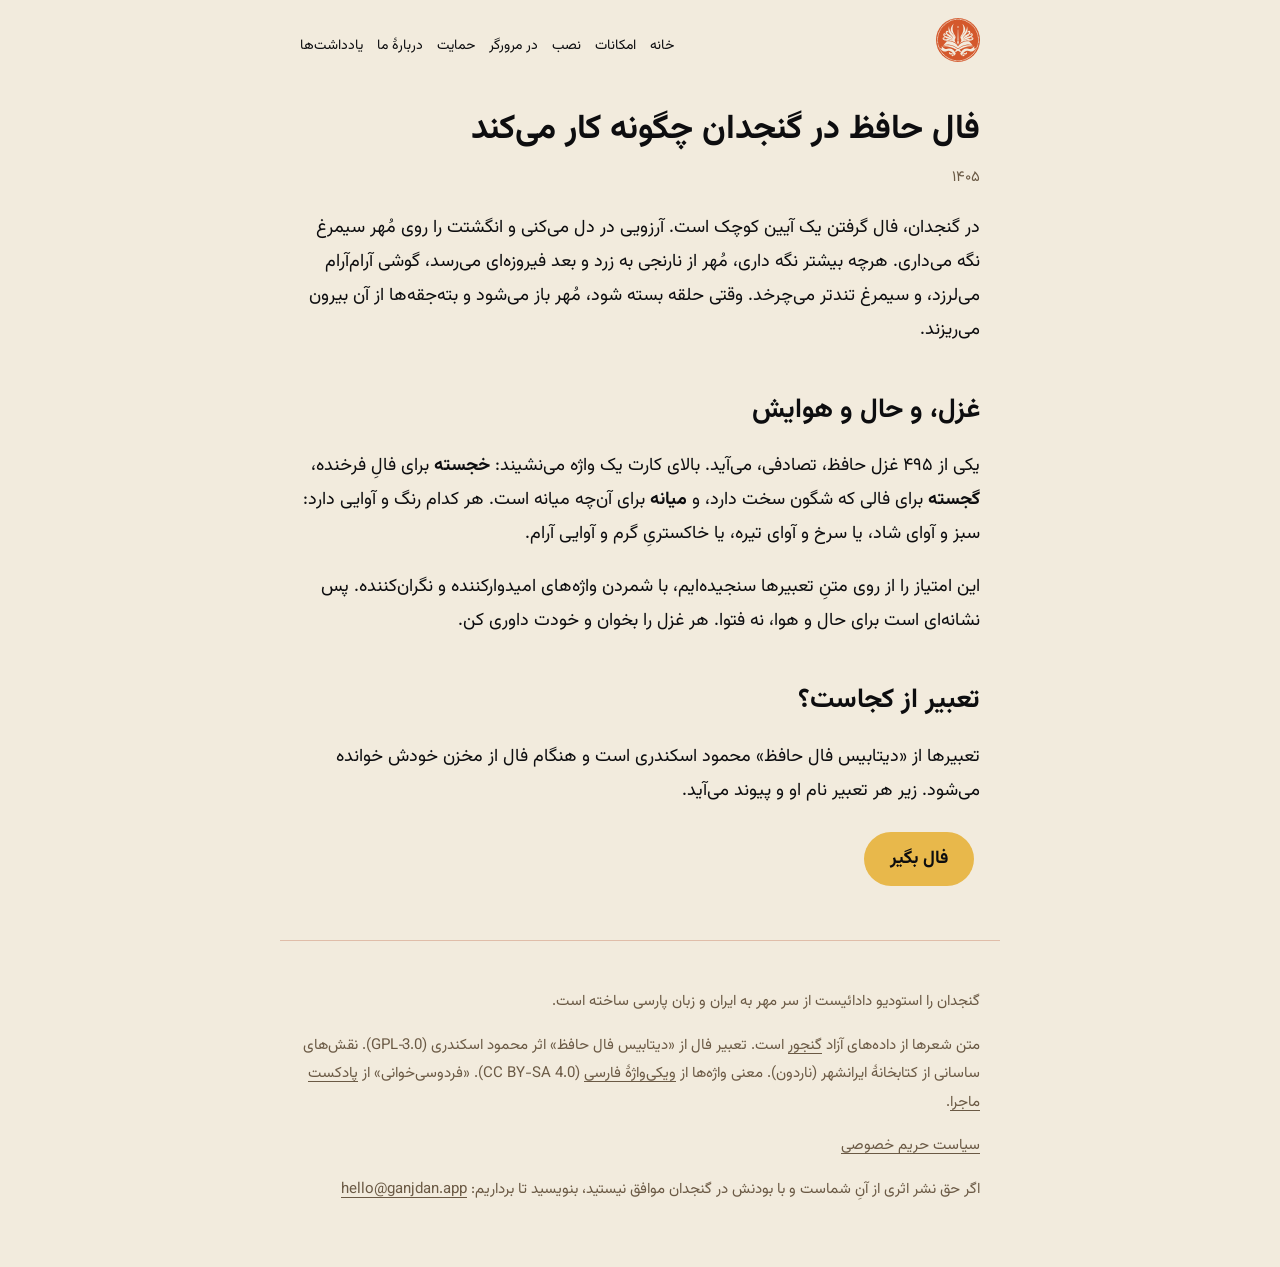
<file: blog/fal-hafez.html>
<!doctype html>
<html lang="fa" dir="rtl">
<head>
<meta charset="utf-8">
<meta name="viewport" content="width=device-width, initial-scale=1">
<title>فال حافظ در گنجدان چگونه کار می‌کند | گنجدان</title>
<meta name="description" content="مُهر، نگه داشتن انگشت، رنگ خجسته و گجسته، و تعبیر.">
<meta property="og:title" content="فال حافظ در گنجدان چگونه کار می‌کند">
<meta property="og:description" content="مُهر، نگه داشتن انگشت، رنگ خجسته و گجسته، و تعبیر.">
<meta property="og:image" content="https://ganjdan.app/img/icon-192.png">
<link rel="icon" href="../img/icon-192.png">
<link rel="stylesheet" href="../style.css">
</head>
<body>
<header>
  <a href="../" aria-label="گنجدان"><img src="../img/mark.svg" alt="گنجدان"></a>
  <nav><a href="../">خانه</a><a href="../features.html">امکانات</a><a href="../install.html">نصب</a><a href="https://ganjdan.app/ganjdan-web/">در مرورگر</a><a href="../support.html">حمایت</a><a href="../about.html">دربارهٔ ما</a><a href="../blog/">یادداشت‌ها</a></nav>
</header>
<main>
<article><h1>فال حافظ در گنجدان چگونه کار می‌کند</h1><div class="post-meta">۱۴۰۵</div>
<p>در گنجدان، فال گرفتن یک آیین کوچک است. آرزویی در دل می‌کنی و انگشتت را روی مُهر سیمرغ نگه می‌داری. هرچه بیشتر نگه داری، مُهر از نارنجی به زرد و بعد فیروزه‌ای می‌رسد، گوشی آرام‌آرام می‌لرزد، و سیمرغ تندتر می‌چرخد. وقتی حلقه بسته شود، مُهر باز می‌شود و بته‌جقه‌ها از آن بیرون می‌ریزند.</p>
<h2>غزل، و حال و هوایش</h2>
<p>یکی از ۴۹۵ غزل حافظ، تصادفی، می‌آید. بالای کارت یک واژه می‌نشیند: <strong>خجسته</strong> برای فالِ فرخنده، <strong>گجسته</strong> برای فالی که شگون سخت دارد، و <strong>میانه</strong> برای آن‌چه میانه است. هر کدام رنگ و آوایی دارد: سبز و آوای شاد، یا سرخ و آوای تیره، یا خاکستریِ گرم و آوایی آرام.</p>
<p>این امتیاز را از روی متنِ تعبیرها سنجیده‌ایم، با شمردن واژه‌های امیدوارکننده و نگران‌کننده. پس نشانه‌ای است برای حال و هوا، نه فتوا. هر غزل را بخوان و خودت داوری کن.</p>
<h2>تعبیر از کجاست؟</h2>
<p>تعبیرها از «دیتابیس فال حافظ» محمود اسکندری است و هنگام فال از مخزن خودش خوانده می‌شود. زیر هر تعبیر نام او و پیوند می‌آید.</p>
<p><a class="btn" href="https://ganjdan.app/ganjdan-web/">فال بگیر</a></p></article>
</main>
<footer>
  <p>گنجدان را استودیو دادائیست از سر مهر به ایران و زبان پارسی ساخته است.</p>
  <p>متن شعرها از داده‌های آزاد <a href="https://ganjoor.net">گنجور</a> است. تعبیر فال از «دیتابیس فال حافظ» اثر محمود اسکندری (GPL‑3.0). نقش‌های ساسانی از کتابخانهٔ ایرانشهر (ناردون). معنی واژه‌ها از <a href="https://fa.wiktionary.org">ویکی‌واژهٔ فارسی</a> (CC BY-SA 4.0). «فردوسی‌خوانی» از <a href="https://majera.xyz/podcasts/ferdowsikhani/">پادکست ماجرا</a>.</p>
  <p><a href="../privacy.html">سیاست حریم خصوصی</a></p>
  <p>اگر حق نشر اثری از آنِ شماست و با بودنش در گنجدان موافق نیستید، بنویسید تا برداریم: <a href="mailto:hello@ganjdan.app">hello@ganjdan.app</a></p>
</footer>
<script>window.goatcounter = { path: 'site', title: location.pathname };</script>
<script data-goatcounter="https://mrkamyar.goatcounter.com/count" async src="https://gc.zgo.at/count.js"></script>
</body>
</html>
</file>
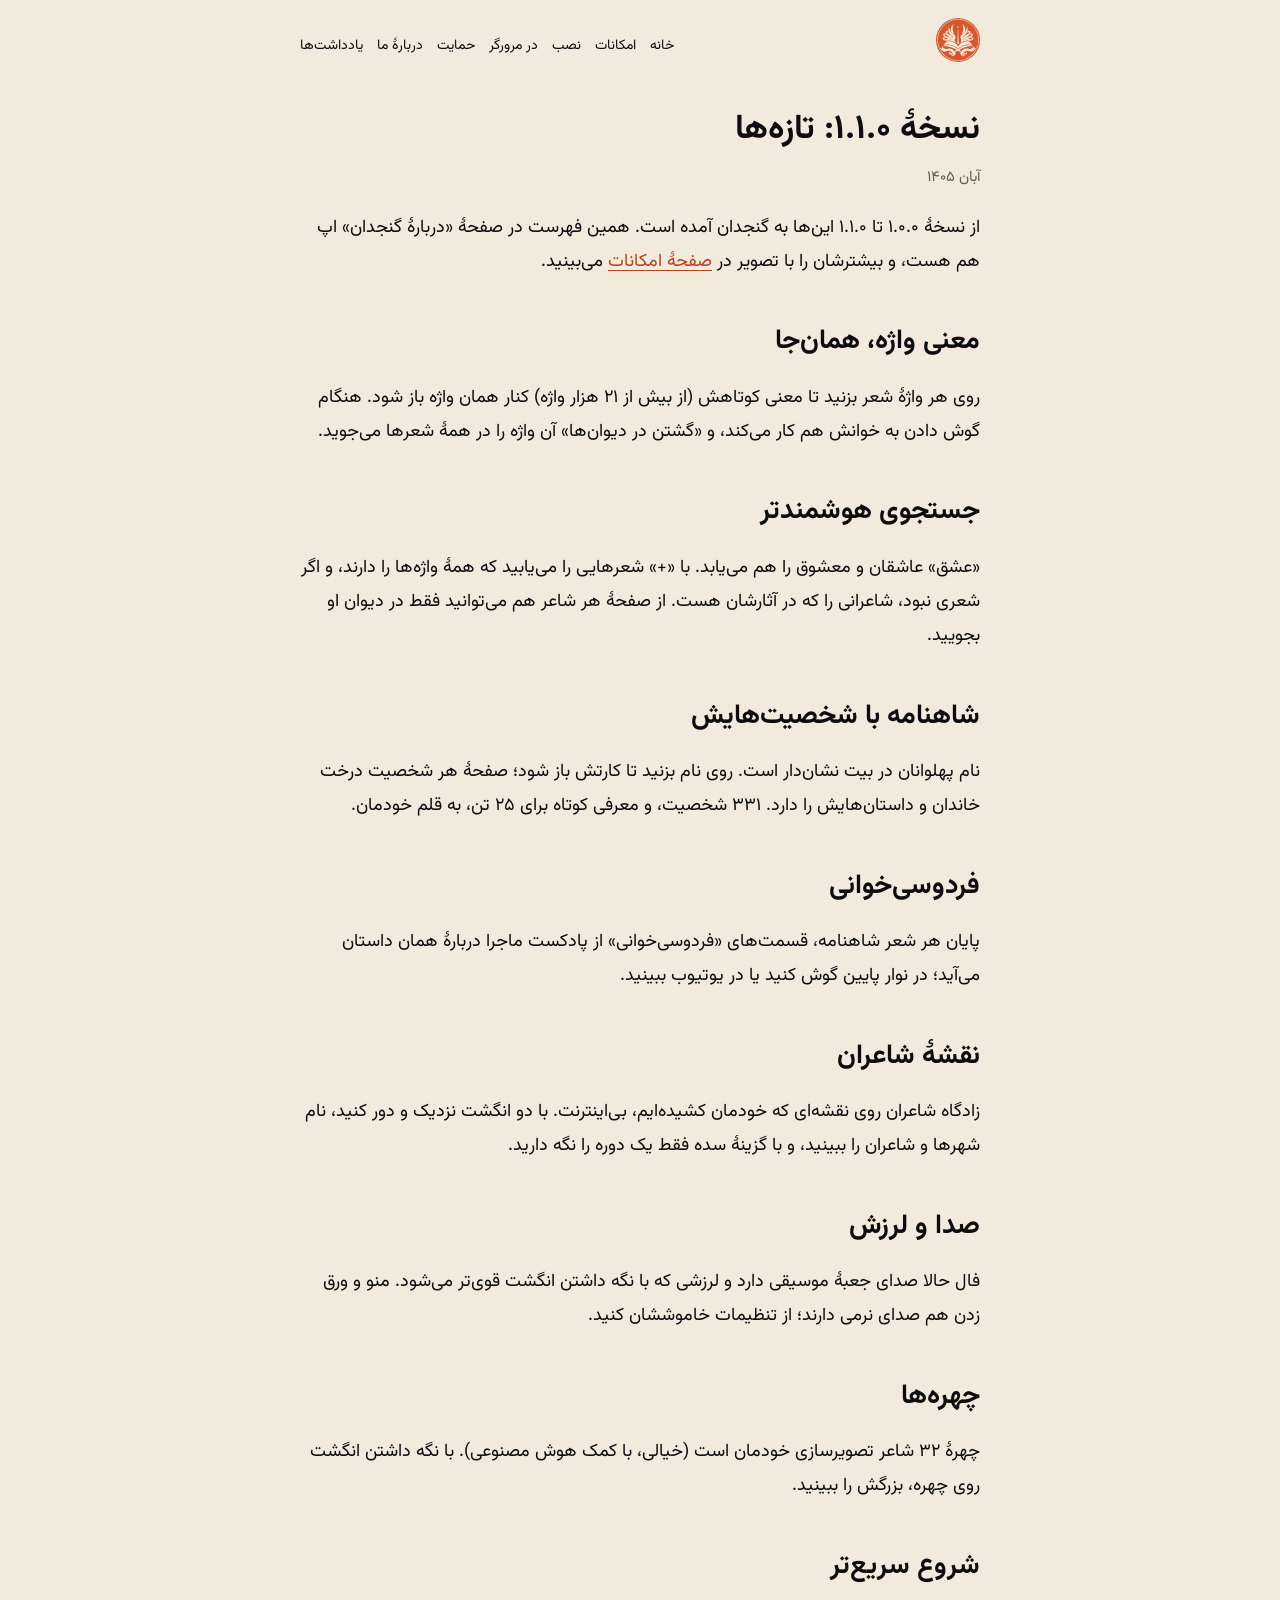
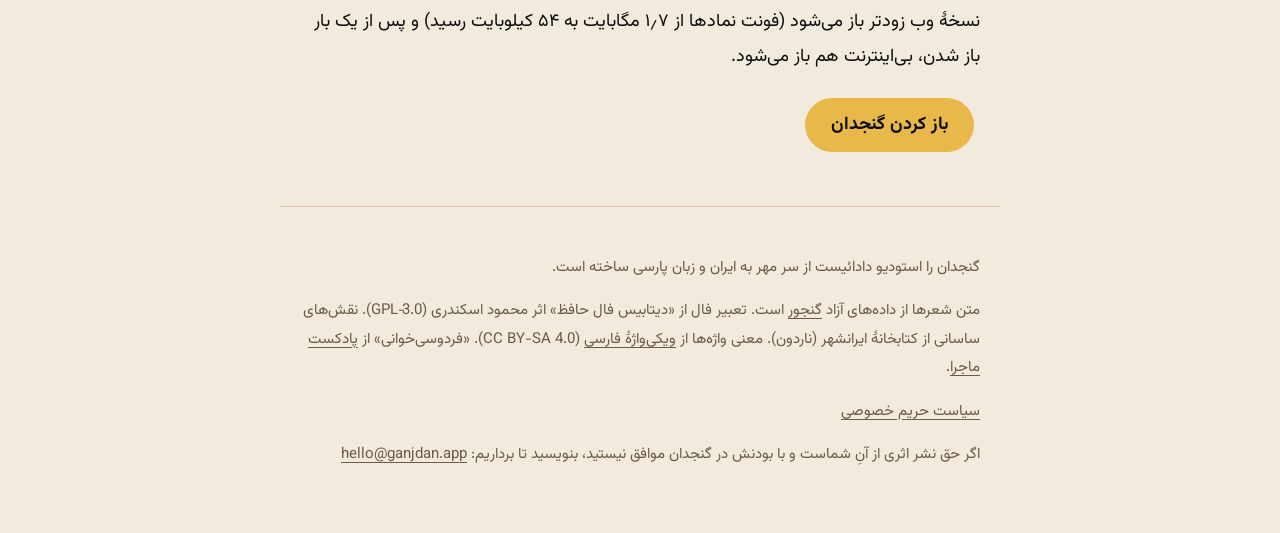
<file: blog/noskhe-1-1.html>
<!doctype html>
<html lang="fa" dir="rtl">
<head>
<meta charset="utf-8">
<meta name="viewport" content="width=device-width, initial-scale=1">
<title>نسخهٔ ۱.۱.۰: تازه‌ها | گنجدان</title>
<meta name="description" content="معنی واژه، همان‌جا، جستجوی هوشمندتر، شاهنامه با شخصیت‌هایش، فردوسی‌خوانی، نقشهٔ شاعران، صدا و لرزش، چهره‌ها، شروع سریع‌تر.">
<meta property="og:title" content="نسخهٔ ۱.۱.۰: تازه‌ها">
<meta property="og:description" content="معنی واژه، همان‌جا، جستجوی هوشمندتر، شاهنامه با شخصیت‌هایش، فردوسی‌خوانی، نقشهٔ شاعران، صدا و لرزش، چهره‌ها، شروع سریع‌تر.">
<meta property="og:image" content="https://ganjdan.app/img/icon-192.png">
<link rel="icon" href="../img/icon-192.png">
<link rel="stylesheet" href="../style.css">
</head>
<body>
<header>
  <a href="../" aria-label="گنجدان"><img src="../img/mark.svg" alt="گنجدان"></a>
  <nav><a href="../">خانه</a><a href="../features.html">امکانات</a><a href="../install.html">نصب</a><a href="https://ganjdan.app/ganjdan-web/">در مرورگر</a><a href="../support.html">حمایت</a><a href="../about.html">دربارهٔ ما</a><a href="../blog/">یادداشت‌ها</a></nav>
</header>
<main>
<article><h1>نسخهٔ ۱.۱.۰: تازه‌ها</h1><div class="post-meta">آبان ۱۴۰۵</div>
<p>از نسخهٔ ۱.۰.۰ تا ۱.۱.۰ این‌ها به گنجدان آمده است. همین فهرست در صفحهٔ «دربارهٔ گنجدان» اپ هم هست، و بیشترشان را با تصویر در <a href="../features.html">صفحهٔ امکانات</a> می‌بینید.</p>
<h2>معنی واژه، همان‌جا</h2>
<p>روی هر واژهٔ شعر بزنید تا معنی کوتاهش (از بیش از ۲۱ هزار واژه) کنار همان واژه باز شود. هنگام گوش دادن به خوانش هم کار می‌کند، و «گشتن در دیوان‌ها» آن واژه را در همهٔ شعرها می‌جوید.</p>
<h2>جستجوی هوشمندتر</h2>
<p>«عشق» عاشقان و معشوق را هم می‌یابد. با «+» شعرهایی را می‌یابید که همهٔ واژه‌ها را دارند، و اگر شعری نبود، شاعرانی را که در آثارشان هست. از صفحهٔ هر شاعر هم می‌توانید فقط در دیوان او بجویید.</p>
<h2>شاهنامه با شخصیت‌هایش</h2>
<p>نام پهلوانان در بیت نشان‌دار است. روی نام بزنید تا کارتش باز شود؛ صفحهٔ هر شخصیت درخت خاندان و داستان‌هایش را دارد. ۳۳۱ شخصیت، و معرفی کوتاه برای ۲۵ تن، به قلم خودمان.</p>
<h2>فردوسی‌خوانی</h2>
<p>پایان هر شعر شاهنامه، قسمت‌های «فردوسی‌خوانی» از پادکست ماجرا دربارهٔ همان داستان می‌آید؛ در نوار پایین گوش کنید یا در یوتیوب ببینید.</p>
<h2>نقشهٔ شاعران</h2>
<p>زادگاه شاعران روی نقشه‌ای که خودمان کشیده‌ایم، بی‌اینترنت. با دو انگشت نزدیک و دور کنید، نام شهرها و شاعران را ببینید، و با گزینهٔ سده فقط یک دوره را نگه دارید.</p>
<h2>صدا و لرزش</h2>
<p>فال حالا صدای جعبهٔ موسیقی دارد و لرزشی که با نگه داشتن انگشت قوی‌تر می‌شود. منو و ورق زدن هم صدای نرمی دارند؛ از تنظیمات خاموششان کنید.</p>
<h2>چهره‌ها</h2>
<p>چهرهٔ ۳۲ شاعر تصویرسازی خودمان است (خیالی، با کمک هوش مصنوعی). با نگه داشتن انگشت روی چهره، بزرگش را ببینید.</p>
<h2>شروع سریع‌تر</h2>
<p>نسخهٔ وب زودتر باز می‌شود (فونت نمادها از ۱٫۷ مگابایت به ۵۴ کیلوبایت رسید) و پس از یک بار باز شدن، بی‌اینترنت هم باز می‌شود.</p>
<p><a class="btn" href="https://ganjdan.app/ganjdan-web/">باز کردن گنجدان</a></p></article>
</main>
<footer>
  <p>گنجدان را استودیو دادائیست از سر مهر به ایران و زبان پارسی ساخته است.</p>
  <p>متن شعرها از داده‌های آزاد <a href="https://ganjoor.net">گنجور</a> است. تعبیر فال از «دیتابیس فال حافظ» اثر محمود اسکندری (GPL‑3.0). نقش‌های ساسانی از کتابخانهٔ ایرانشهر (ناردون). معنی واژه‌ها از <a href="https://fa.wiktionary.org">ویکی‌واژهٔ فارسی</a> (CC BY-SA 4.0). «فردوسی‌خوانی» از <a href="https://majera.xyz/podcasts/ferdowsikhani/">پادکست ماجرا</a>.</p>
  <p><a href="../privacy.html">سیاست حریم خصوصی</a></p>
  <p>اگر حق نشر اثری از آنِ شماست و با بودنش در گنجدان موافق نیستید، بنویسید تا برداریم: <a href="mailto:hello@ganjdan.app">hello@ganjdan.app</a></p>
</footer>
<script>window.goatcounter = { path: 'site', title: location.pathname };</script>
<script data-goatcounter="https://mrkamyar.goatcounter.com/count" async src="https://gc.zgo.at/count.js"></script>
</body>
</html>
</file>
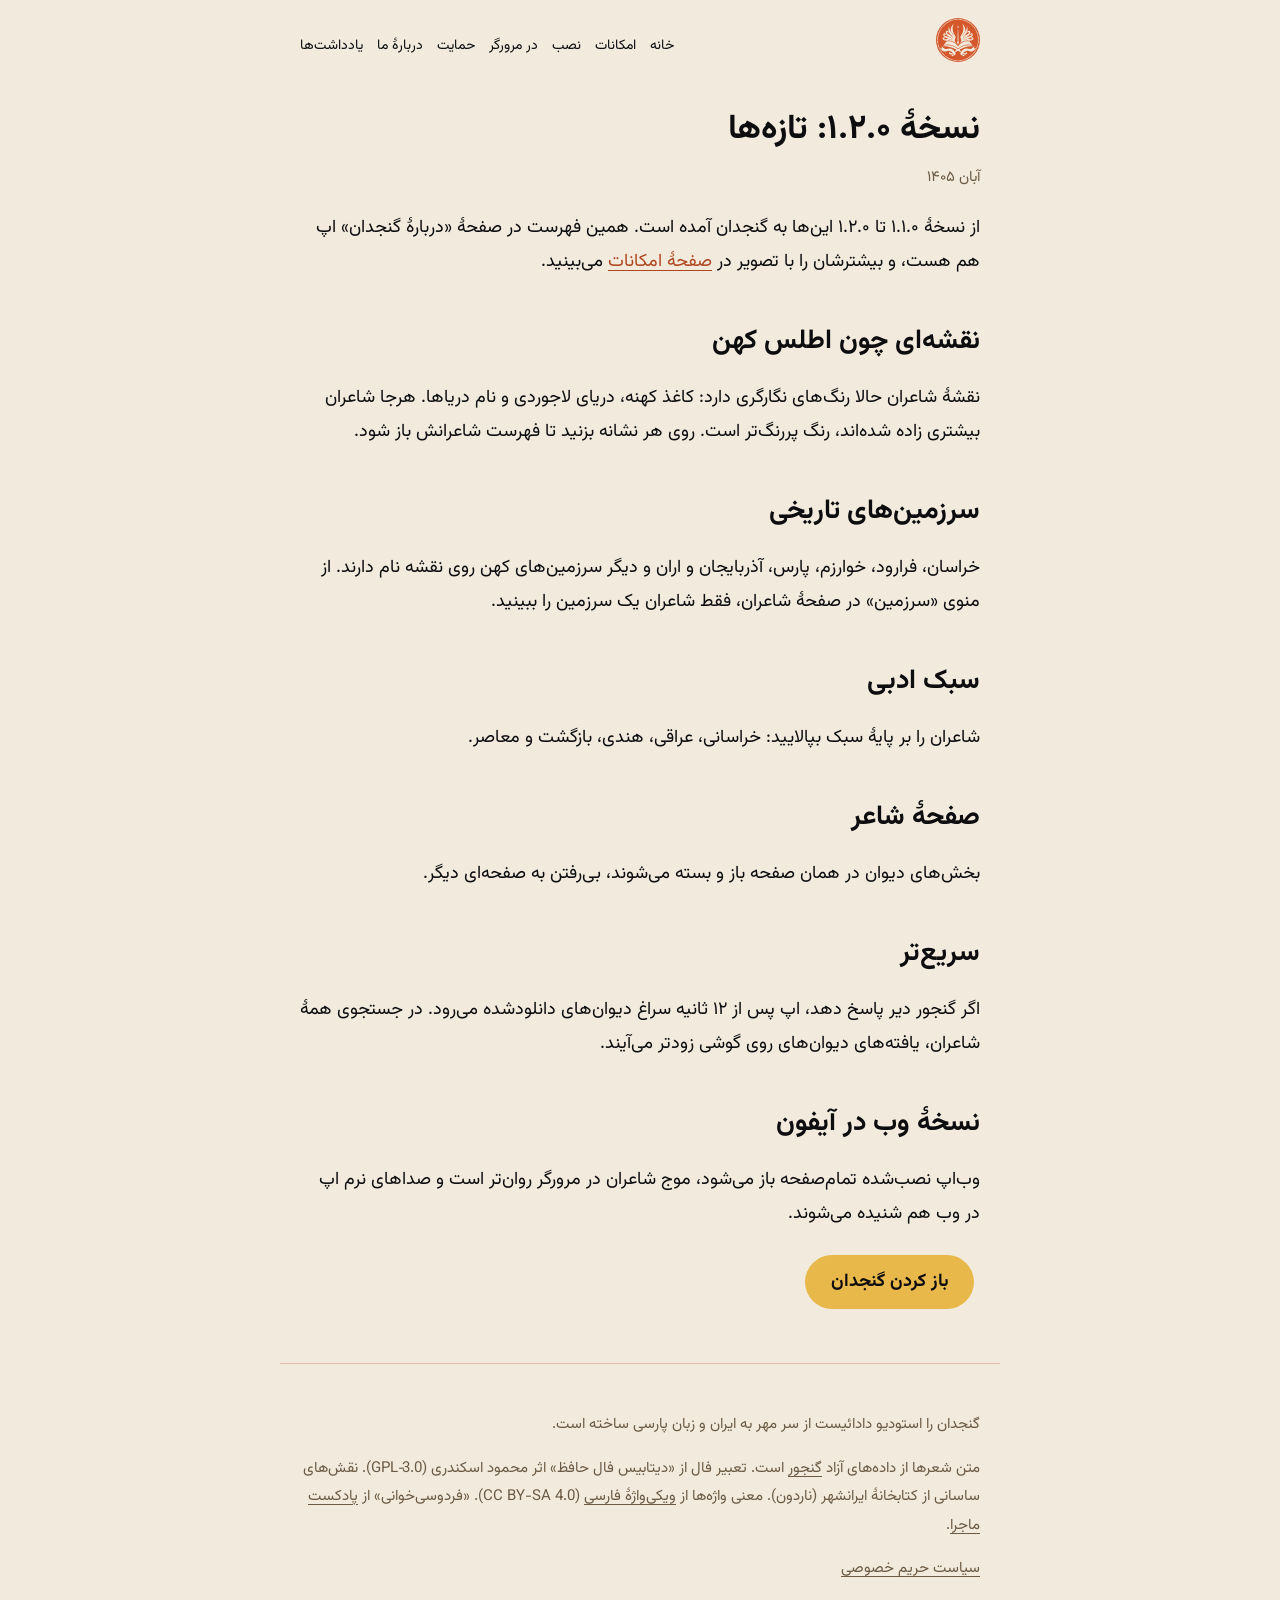
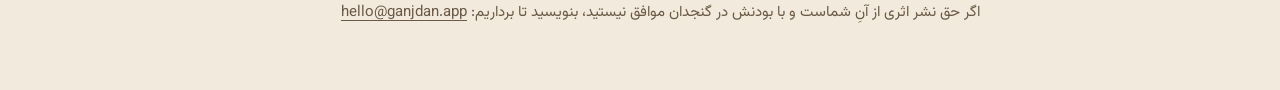
<file: blog/noskhe-1-2.html>
<!doctype html>
<html lang="fa" dir="rtl">
<head>
<meta charset="utf-8">
<meta name="viewport" content="width=device-width, initial-scale=1">
<title>نسخهٔ ۱.۲.۰: تازه‌ها | گنجدان</title>
<meta name="description" content="نقشه‌ای چون اطلس کهن، سرزمین‌های تاریخی، سبک ادبی، صفحهٔ شاعر، سریع‌تر، نسخهٔ وب در آیفون.">
<meta property="og:title" content="نسخهٔ ۱.۲.۰: تازه‌ها">
<meta property="og:description" content="نقشه‌ای چون اطلس کهن، سرزمین‌های تاریخی، سبک ادبی، صفحهٔ شاعر، سریع‌تر، نسخهٔ وب در آیفون.">
<meta property="og:image" content="https://ganjdan.app/img/icon-192.png">
<link rel="icon" href="../img/icon-192.png">
<link rel="stylesheet" href="../style.css">
</head>
<body>
<header>
  <a href="../" aria-label="گنجدان"><img src="../img/mark.svg" alt="گنجدان"></a>
  <nav><a href="../">خانه</a><a href="../features.html">امکانات</a><a href="../install.html">نصب</a><a href="https://ganjdan.app/ganjdan-web/">در مرورگر</a><a href="../support.html">حمایت</a><a href="../about.html">دربارهٔ ما</a><a href="../blog/">یادداشت‌ها</a></nav>
</header>
<main>
<article><h1>نسخهٔ ۱.۲.۰: تازه‌ها</h1><div class="post-meta">آبان ۱۴۰۵</div>
<p>از نسخهٔ ۱.۱.۰ تا ۱.۲.۰ این‌ها به گنجدان آمده است. همین فهرست در صفحهٔ «دربارهٔ گنجدان» اپ هم هست، و بیشترشان را با تصویر در <a href="../features.html">صفحهٔ امکانات</a> می‌بینید.</p>
<h2>نقشه‌ای چون اطلس کهن</h2>
<p>نقشهٔ شاعران حالا رنگ‌های نگارگری دارد: کاغذ کهنه، دریای لاجوردی و نام دریاها. هرجا شاعران بیشتری زاده شده‌اند، رنگ پررنگ‌تر است. روی هر نشانه بزنید تا فهرست شاعرانش باز شود.</p>
<h2>سرزمین‌های تاریخی</h2>
<p>خراسان، فرارود، خوارزم، پارس، آذربایجان و اران و دیگر سرزمین‌های کهن روی نقشه نام دارند. از منوی «سرزمین» در صفحهٔ شاعران، فقط شاعران یک سرزمین را ببینید.</p>
<h2>سبک ادبی</h2>
<p>شاعران را بر پایهٔ سبک بپالایید: خراسانی، عراقی، هندی، بازگشت و معاصر.</p>
<h2>صفحهٔ شاعر</h2>
<p>بخش‌های دیوان در همان صفحه باز و بسته می‌شوند، بی‌رفتن به صفحه‌ای دیگر.</p>
<h2>سریع‌تر</h2>
<p>اگر گنجور دیر پاسخ دهد، اپ پس از ۱۲ ثانیه سراغ دیوان‌های دانلودشده می‌رود. در جستجوی همهٔ شاعران، یافته‌های دیوان‌های روی گوشی زودتر می‌آیند.</p>
<h2>نسخهٔ وب در آیفون</h2>
<p>وب‌اپ نصب‌شده تمام‌صفحه باز می‌شود، موج شاعران در مرورگر روان‌تر است و صداهای نرم اپ در وب هم شنیده می‌شوند.</p>
<p><a class="btn" href="https://ganjdan.app/ganjdan-web/">باز کردن گنجدان</a></p></article>
</main>
<footer>
  <p>گنجدان را استودیو دادائیست از سر مهر به ایران و زبان پارسی ساخته است.</p>
  <p>متن شعرها از داده‌های آزاد <a href="https://ganjoor.net">گنجور</a> است. تعبیر فال از «دیتابیس فال حافظ» اثر محمود اسکندری (GPL‑3.0). نقش‌های ساسانی از کتابخانهٔ ایرانشهر (ناردون). معنی واژه‌ها از <a href="https://fa.wiktionary.org">ویکی‌واژهٔ فارسی</a> (CC BY-SA 4.0). «فردوسی‌خوانی» از <a href="https://majera.xyz/podcasts/ferdowsikhani/">پادکست ماجرا</a>.</p>
  <p><a href="../privacy.html">سیاست حریم خصوصی</a></p>
  <p>اگر حق نشر اثری از آنِ شماست و با بودنش در گنجدان موافق نیستید، بنویسید تا برداریم: <a href="mailto:hello@ganjdan.app">hello@ganjdan.app</a></p>
</footer>
<script>window.goatcounter = { path: 'site', title: location.pathname };</script>
<script data-goatcounter="https://mrkamyar.goatcounter.com/count" async src="https://gc.zgo.at/count.js"></script>
</body>
</html>
</file>
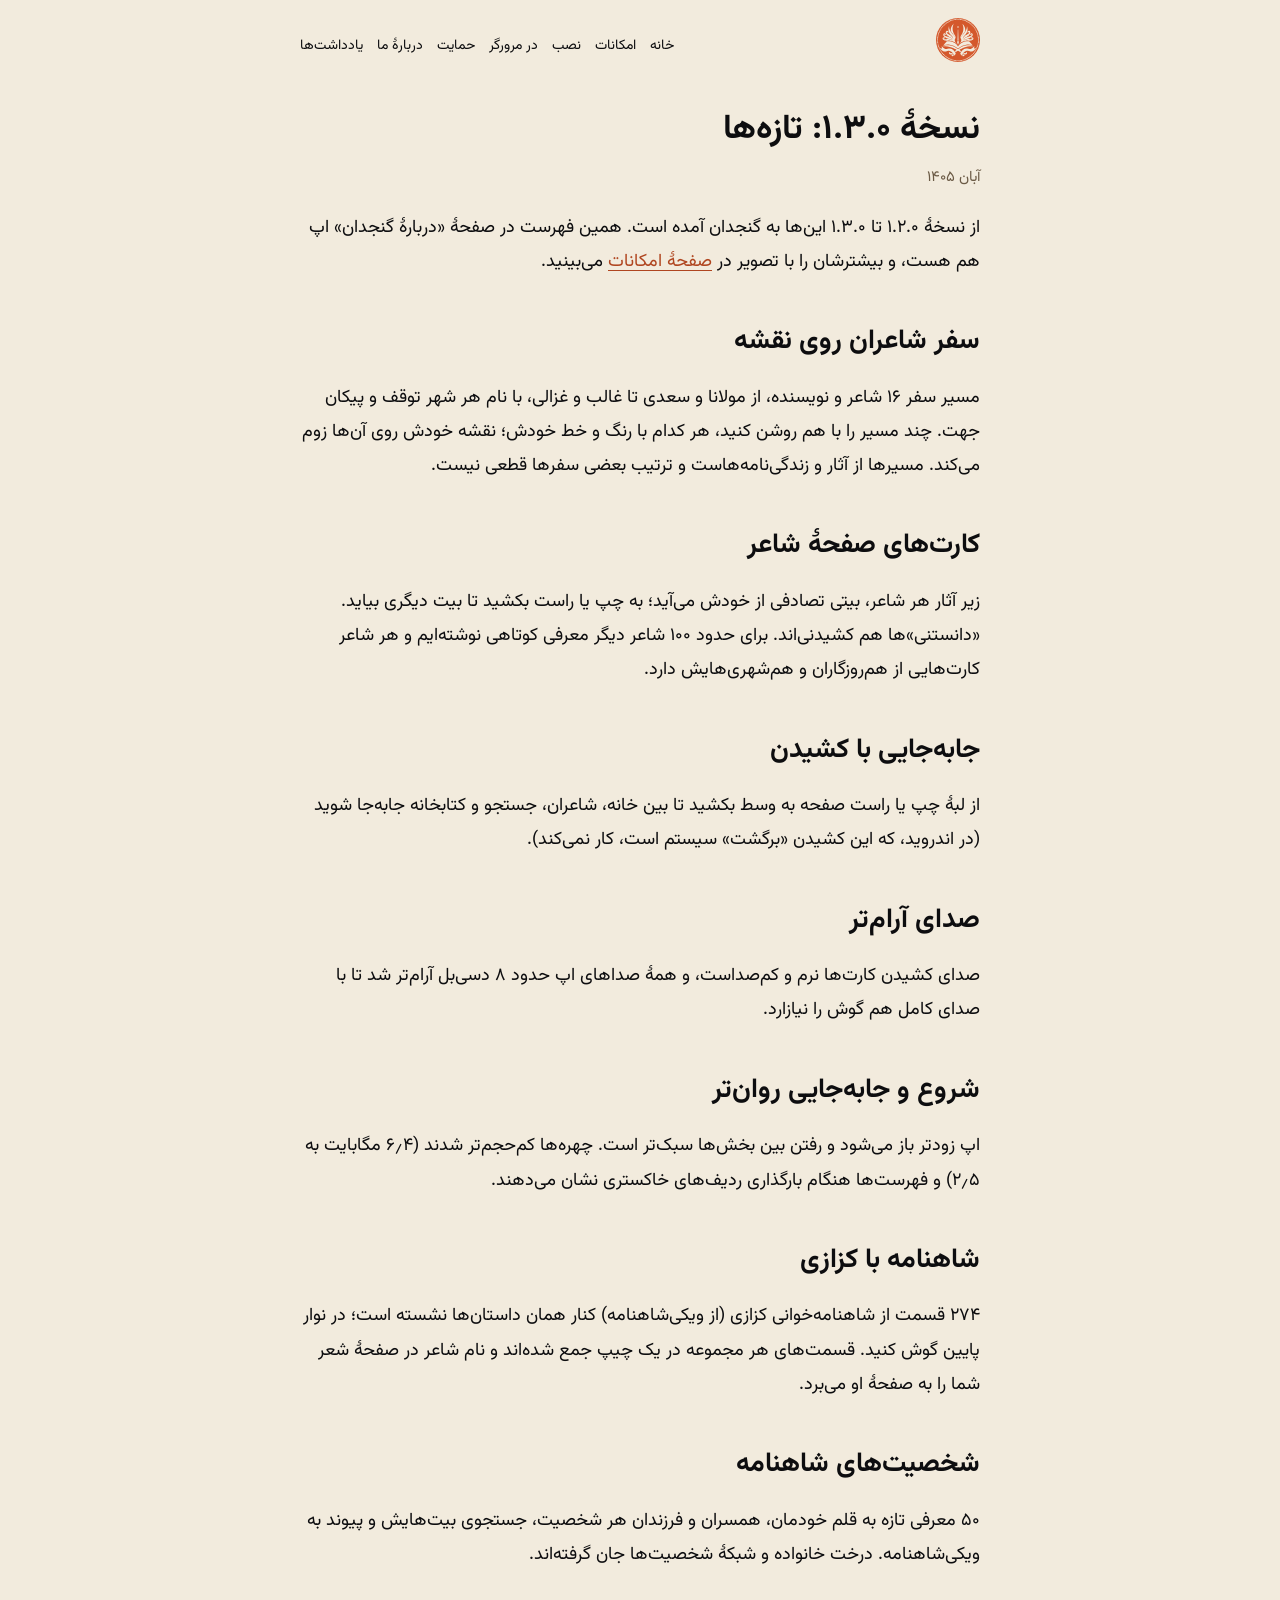
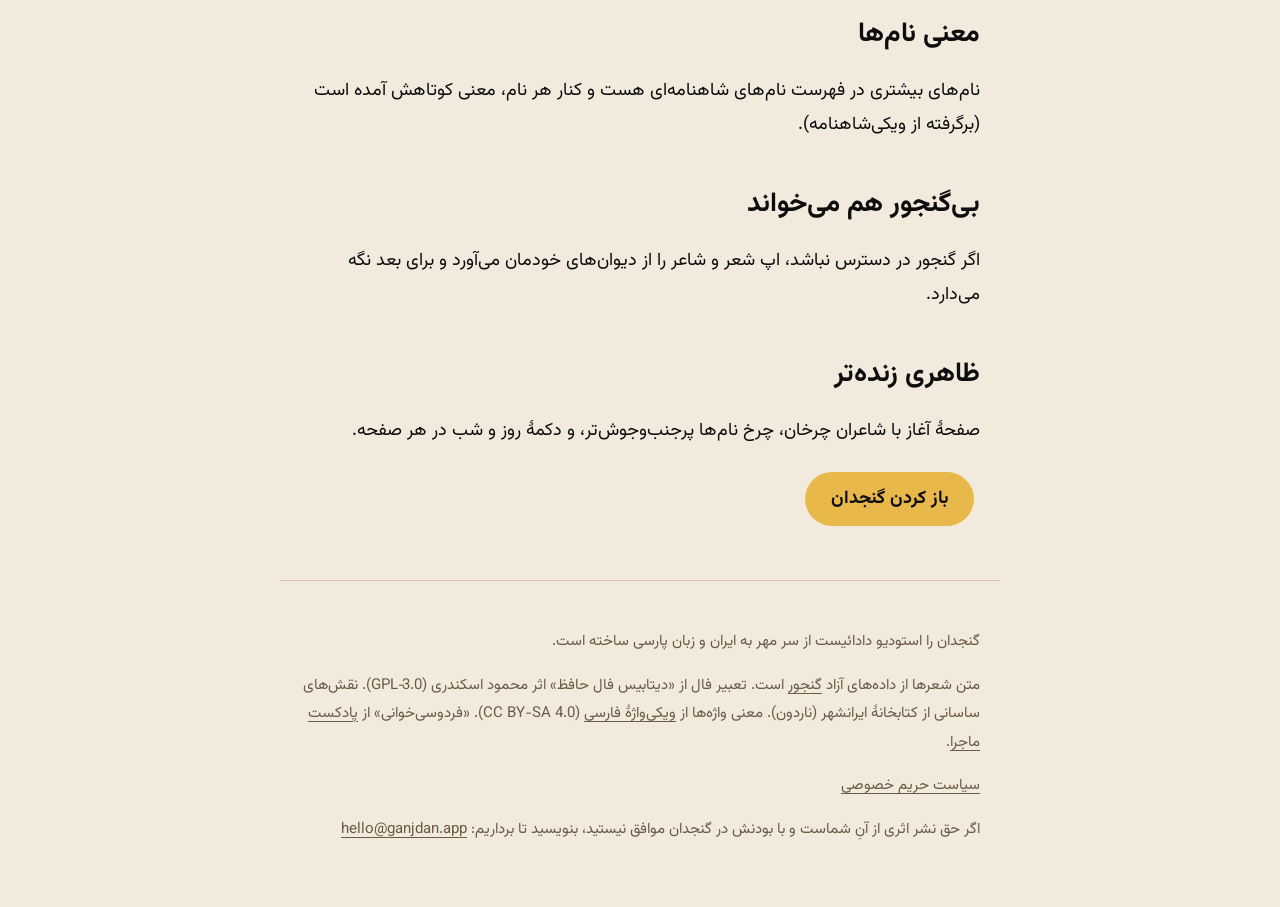
<file: blog/noskhe-1-3.html>
<!doctype html>
<html lang="fa" dir="rtl">
<head>
<meta charset="utf-8">
<meta name="viewport" content="width=device-width, initial-scale=1">
<title>نسخهٔ ۱.۳.۰: تازه‌ها | گنجدان</title>
<meta name="description" content="سفر شاعران روی نقشه، کارت‌های صفحهٔ شاعر، جابه‌جایی با کشیدن، صدای آرام‌تر، شروع و جابه‌جایی روان‌تر، شاهنامه با کزازی، شخصیت‌های شاهنامه، معنی نام‌ها، بی‌گنجور هم می‌خواند، ظاهری زنده‌تر.">
<meta property="og:title" content="نسخهٔ ۱.۳.۰: تازه‌ها">
<meta property="og:description" content="سفر شاعران روی نقشه، کارت‌های صفحهٔ شاعر، جابه‌جایی با کشیدن، صدای آرام‌تر، شروع و جابه‌جایی روان‌تر، شاهنامه با کزازی، شخصیت‌های شاهنامه، معنی نام‌ها، بی‌گنجور هم می‌خواند، ظاهری زنده‌تر.">
<meta property="og:image" content="https://ganjdan.app/img/icon-192.png">
<link rel="icon" href="../img/icon-192.png">
<link rel="stylesheet" href="../style.css">
</head>
<body>
<header>
  <a href="../" aria-label="گنجدان"><img src="../img/mark.svg" alt="گنجدان"></a>
  <nav><a href="../">خانه</a><a href="../features.html">امکانات</a><a href="../install.html">نصب</a><a href="https://ganjdan.app/ganjdan-web/">در مرورگر</a><a href="../support.html">حمایت</a><a href="../about.html">دربارهٔ ما</a><a href="../blog/">یادداشت‌ها</a></nav>
</header>
<main>
<article><h1>نسخهٔ ۱.۳.۰: تازه‌ها</h1><div class="post-meta">آبان ۱۴۰۵</div>
<p>از نسخهٔ ۱.۲.۰ تا ۱.۳.۰ این‌ها به گنجدان آمده است. همین فهرست در صفحهٔ «دربارهٔ گنجدان» اپ هم هست، و بیشترشان را با تصویر در <a href="../features.html">صفحهٔ امکانات</a> می‌بینید.</p>
<h2>سفر شاعران روی نقشه</h2>
<p>مسیر سفر ۱۶ شاعر و نویسنده، از مولانا و سعدی تا غالب و غزالی، با نام هر شهر توقف و پیکان جهت. چند مسیر را با هم روشن کنید، هر کدام با رنگ و خط خودش؛ نقشه خودش روی آن‌ها زوم می‌کند. مسیرها از آثار و زندگی‌نامه‌هاست و ترتیب بعضی سفرها قطعی نیست.</p>
<h2>کارت‌های صفحهٔ شاعر</h2>
<p>زیر آثار هر شاعر، بیتی تصادفی از خودش می‌آید؛ به چپ یا راست بکشید تا بیت دیگری بیاید. «دانستنی»‌ها هم کشیدنی‌اند. برای حدود ۱۰۰ شاعر دیگر معرفی کوتاهی نوشته‌ایم و هر شاعر کارت‌هایی از هم‌روزگاران و هم‌شهری‌هایش دارد.</p>
<h2>جابه‌جایی با کشیدن</h2>
<p>از لبهٔ چپ یا راست صفحه به وسط بکشید تا بین خانه، شاعران، جستجو و کتابخانه جابه‌جا شوید (در اندروید، که این کشیدن «برگشت» سیستم است، کار نمی‌کند).</p>
<h2>صدای آرام‌تر</h2>
<p>صدای کشیدن کارت‌ها نرم و کم‌صداست، و همهٔ صداهای اپ حدود ۸ دسی‌بل آرام‌تر شد تا با صدای کامل هم گوش را نیازارد.</p>
<h2>شروع و جابه‌جایی روان‌تر</h2>
<p>اپ زودتر باز می‌شود و رفتن بین بخش‌ها سبک‌تر است. چهره‌ها کم‌حجم‌تر شدند (۶٫۴ مگابایت به ۲٫۵) و فهرست‌ها هنگام بارگذاری ردیف‌های خاکستری نشان می‌دهند.</p>
<h2>شاهنامه با کزازی</h2>
<p>۲۷۴ قسمت از شاهنامه‌خوانی کزازی (از ویکی‌شاهنامه) کنار همان داستان‌ها نشسته است؛ در نوار پایین گوش کنید. قسمت‌های هر مجموعه در یک چیپ جمع شده‌اند و نام شاعر در صفحهٔ شعر شما را به صفحهٔ او می‌برد.</p>
<h2>شخصیت‌های شاهنامه</h2>
<p>۵۰ معرفی تازه به قلم خودمان، همسران و فرزندان هر شخصیت، جستجوی بیت‌هایش و پیوند به ویکی‌شاهنامه. درخت خانواده و شبکهٔ شخصیت‌ها جان گرفته‌اند.</p>
<h2>معنی نام‌ها</h2>
<p>نام‌های بیشتری در فهرست نام‌های شاهنامه‌ای هست و کنار هر نام، معنی کوتاهش آمده است (برگرفته از ویکی‌شاهنامه).</p>
<h2>بی‌گنجور هم می‌خواند</h2>
<p>اگر گنجور در دسترس نباشد، اپ شعر و شاعر را از دیوان‌های خودمان می‌آورد و برای بعد نگه می‌دارد.</p>
<h2>ظاهری زنده‌تر</h2>
<p>صفحهٔ آغاز با شاعران چرخان، چرخ نام‌ها پرجنب‌وجوش‌تر، و دکمهٔ روز و شب در هر صفحه.</p>
<p><a class="btn" href="https://ganjdan.app/ganjdan-web/">باز کردن گنجدان</a></p></article>
</main>
<footer>
  <p>گنجدان را استودیو دادائیست از سر مهر به ایران و زبان پارسی ساخته است.</p>
  <p>متن شعرها از داده‌های آزاد <a href="https://ganjoor.net">گنجور</a> است. تعبیر فال از «دیتابیس فال حافظ» اثر محمود اسکندری (GPL‑3.0). نقش‌های ساسانی از کتابخانهٔ ایرانشهر (ناردون). معنی واژه‌ها از <a href="https://fa.wiktionary.org">ویکی‌واژهٔ فارسی</a> (CC BY-SA 4.0). «فردوسی‌خوانی» از <a href="https://majera.xyz/podcasts/ferdowsikhani/">پادکست ماجرا</a>.</p>
  <p><a href="../privacy.html">سیاست حریم خصوصی</a></p>
  <p>اگر حق نشر اثری از آنِ شماست و با بودنش در گنجدان موافق نیستید، بنویسید تا برداریم: <a href="mailto:hello@ganjdan.app">hello@ganjdan.app</a></p>
</footer>
<script>window.goatcounter = { path: 'site', title: location.pathname };</script>
<script data-goatcounter="https://mrkamyar.goatcounter.com/count" async src="https://gc.zgo.at/count.js"></script>
</body>
</html>
</file>
<file: style.css>
@font-face { font-family: Vazirmatn; src: url(fonts/Vazirmatn_400Regular.ttf); font-weight: 400; font-display: swap; }
@font-face { font-family: Vazirmatn; src: url(fonts/Vazirmatn_700Bold.ttf); font-weight: 700; font-display: swap; }
@font-face { font-family: Naskh; src: url(fonts/NotoNaskhArabic_400Regular.ttf); font-display: swap; }
:root { --bg: #F2EBDD; --ink: #0D0D0F; --muted: #6B5A45; --panel: #E9DCC3; --edge: rgba(176, 70, 32, .28); --accent: #B04620; --gold: #E8B84B; }
@media (prefers-color-scheme: dark) { :root { --bg: #0D0D0F; --ink: #F2EBDD; --muted: #A8997F; --panel: #2A2116; --edge: rgba(232, 184, 75, .45); --accent: #D85C30; } }
* { box-sizing: border-box; }
html { background: var(--bg); }
body { margin: 0; color: var(--ink); font: 400 18px/1.9 Vazirmatn, system-ui, sans-serif; }
a { color: var(--accent); text-underline-offset: 4px; }
header, main, footer { max-width: 720px; margin: 0 auto; padding: 0 20px; }
header { display: flex; align-items: center; justify-content: space-between; gap: 12px; padding-top: 18px; padding-bottom: 8px; }
header img { height: 44px; width: 44px; }
nav { display: flex; flex-wrap: wrap; justify-content: flex-end; gap: 4px 14px; font-size: 14px; white-space: nowrap; }
nav a { color: var(--ink); text-decoration: none; }
nav a:hover { color: var(--accent); }
h1, h2, h3 { line-height: 1.5; margin: 1.6em 0 .4em; }
h1 { font-size: 34px; margin-top: .6em; }
.lead { font-size: 22px; color: var(--muted); margin-top: 0; }
.hero { text-align: center; padding: 28px 0 8px; }
.hero img.big { width: 150px; height: 150px; }
.beyt { font: 400 24px/2.2 Naskh, serif; text-align: center; margin: 28px 0; }
.btn { display: inline-block; background: var(--gold); color: #0D0D0F; padding: 10px 26px; border-radius: 999px; text-decoration: none; font-weight: 700; margin: 6px; }
.btn.ghost { background: transparent; color: var(--ink); border: 1px solid var(--edge); }
.grid { display: grid; gap: 14px; grid-template-columns: repeat(auto-fit, minmax(210px, 1fr)); margin: 18px 0; }
.card { background: var(--panel); border: 1px solid var(--edge); border-radius: 22px; padding: 16px 20px; }
.card h3 { margin: 0 0 4px; font-size: 19px; }
.card p { margin: 0; font-size: 16px; color: var(--muted); }
.post-meta { color: var(--muted); font-size: 15px; margin-top: -4px; }
ul.posts { list-style: none; padding: 0; }
ul.posts li { margin: 16px 0; }
ul.posts a { font-weight: 700; text-decoration: none; font-size: 20px; }
footer { color: var(--muted); font-size: 15px; padding-top: 32px; padding-bottom: 48px; border-top: 1px solid var(--edge); margin-top: 48px; }
footer a { color: var(--muted); }

.url { direction: ltr; unicode-bidi: isolate; display: inline-block; word-break: break-all; font-weight: 700; }
ol li { margin: 8px 0; }
.shot { margin: 0; text-align: center; }
.shot img { width: 100%; max-width: 260px; height: auto; border-radius: 28px; box-shadow: 0 10px 30px rgba(13,13,15,.18); border: 1px solid var(--edge); }
.shot figcaption { color: var(--muted); font-size: 15px; margin-top: 8px; line-height: 1.7; }
.feature { display: grid; grid-template-columns: 260px 1fr; gap: 28px; align-items: center; margin: 40px 0; }
.feature h2 { margin-top: 0; }
@media (max-width: 640px) { .feature { grid-template-columns: 1fr; } }
.steps { display: grid; gap: 22px; grid-template-columns: repeat(auto-fit, minmax(200px, 1fr)); margin: 18px 0; }
.steps .shot img { max-width: 220px; }

/* Install page: iPhone / Android pill switch, same look as «حال دل / روزگار» in the app. */
.seg { position: relative; }
.seg > input { position: absolute; top: 0; opacity: 0; pointer-events: none; }
.seg-bar { display: flex; max-width: 420px; margin: 24px auto 8px; padding: 5px; border: 1px solid var(--edge); border-radius: 999px; background: var(--panel); }
.seg-bar label { flex: 1; text-align: center; padding: 10px 0; border-radius: 999px; cursor: pointer; font-weight: 700; color: var(--muted); transition: background .2s, color .2s; }
#iphone:checked ~ .seg-bar label[for=iphone], #android:checked ~ .seg-bar label[for=android] { background: var(--gold); color: #0D0D0F; }
#iphone:focus-visible ~ .seg-bar label[for=iphone], #android:focus-visible ~ .seg-bar label[for=android] { outline: 2px solid var(--accent); }
.seg-panel { display: none; }
#iphone:checked ~ .seg-iphone, #android:checked ~ .seg-android { display: block; }
.supporters { list-style: none; padding: 0; margin: 14px 0; display: grid; gap: 8px; }
.supporters li { display: flex; justify-content: space-between; gap: 12px; background: var(--panel); border: 1px solid var(--edge); border-radius: 16px; padding: 10px 18px; }
.supporters b { color: var(--accent, #D4582C); font-weight: 700; white-space: nowrap; }

/* "تازه" marker next to a feature added in the current version */
.badge { display: inline-block; margin-inline-start: 8px; padding: 0 12px; border-radius: 999px; background: var(--accent); color: #fff; font-size: 13px; font-weight: 700; line-height: 26px; vertical-align: middle; }
</file>
